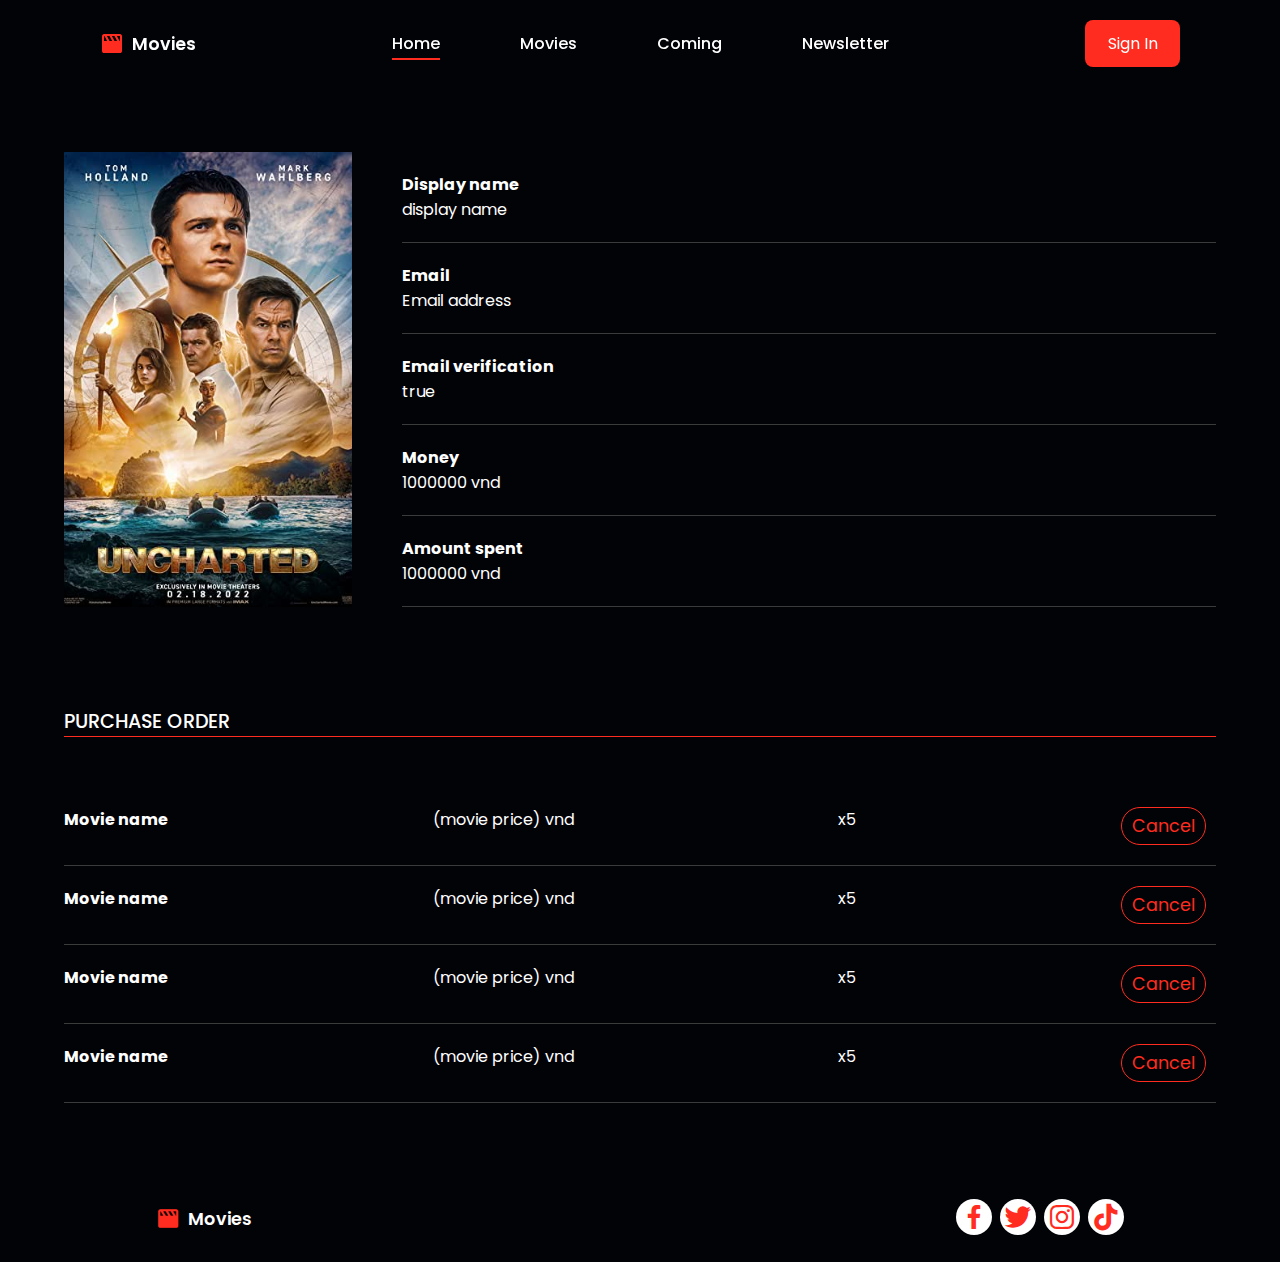
<file: account.html>
<!DOCTYPE html>
<html lang="en">
<head>
    <meta charset="UTF-8">
    <meta http-equiv="X-UA-Compatible" content="IE=edge">
    <meta name="viewport" content="width=device-width, initial-scale=1.0">
    <title>movie project responesive</title>
    <!-- link icons -->
    <link rel="stylesheet"
    href="https://cdn.jsdelivr.net/npm/boxicons@latest/css/boxicons.min.css">
    <!-- link css -->
    <link rel="stylesheet" href="account.css">
    <!-- Link Swiper's CSS -->
    <link
      rel="stylesheet"
      href="https://unpkg.com/swiper/swiper-bundle.min.css"
    />
</head>
<body>
    <!-- navbar -->
    <header>
        <a href="#" class="logo">
            <i class='bx bxs-movie'></i> Movies
        </a>
        <div class="bx bx-menu" id="menu-icon"></div>

        <!-- menu -->
        <ul class="navbar">
            <li><a href="#home" class="active">Home</a></li>
            <li><a href="#movies">Movies</a></li>
            <li><a href="#coming">Coming</a></li>
            <li><a href="#newsletter">Newsletter</a></li>
        </ul>
        <a href="#" class="btn">Sign In</a>
    </header>

    <section class="account account_container" id="account">
        <div class="account_info">
            <img src="./img/movie1.jpg" alt="" class="account_info_img">
            <div class="account_info_details">
                <div>
                    <h4>Display name</h4>
                    <p>display name</p>
                </div>
                <div>
                    <h4>Email</h4>
                    <p>Email address</p>
                </div>
                <div>
                    <h4>Email verification</h4>
                    <p>true</p>
                </div>
                <div>
                    <h4>Money</h4>
                    <p>1000000 vnd</p>
                </div>
                <div>
                    <h4>Amount spent</h4>
                    <p>1000000 vnd</p>
                </div>
            </div>
        </div>

        <div class="account_purchase_order">
            <h2 class="heading">Purchase order</h2>
            <div class="account_purchase_order_details">
                <div>
                    <h4>Movie name</h4>
                    <p>(movie price) vnd</p>
                    <p>x5</p>
                    <button href="#">Cancel</button>
                </div>
                <div>
                    <h4>Movie name</h4>
                    <p>(movie price) vnd</p>
                    <p>x5</p>
                    <button href="#">Cancel</button>
                </div>
                <div>
                    <h4>Movie name</h4>
                    <p>(movie price) vnd</p>
                    <p>x5</p>
                    <button href="#">Cancel</button>
                </div>
                <div>
                    <h4>Movie name</h4>
                    <p>(movie price) vnd</p>
                    <p>x5</p>
                    <button href="#">Cancel</button>
                </div>
            </div>
        </div>
    </section>

    <!-- footer -->
    <section class="footer">
        <a href="#" class="logo">
            <i class='bx bxs-movie'></i> Movies
        </button>
        <div class="social">
            <a href="#"><i class='bx bxl-facebook'></i></button>
            <a href="#"><i class='bx bxl-twitter'></i></a>
            <a href="#"><i class='bx bxl-instagram'></i></a>
            <a href="#"><i class='bx bxl-tiktok'></i></a>
        </div>
    </section>

    <!-- Swiper JS -->
    <script src="https://unpkg.com/swiper/swiper-bundle.min.js"></script>
    <!-- link to custom js -->
    <script src="./main.js"></script>
</body>
</html>
</file>
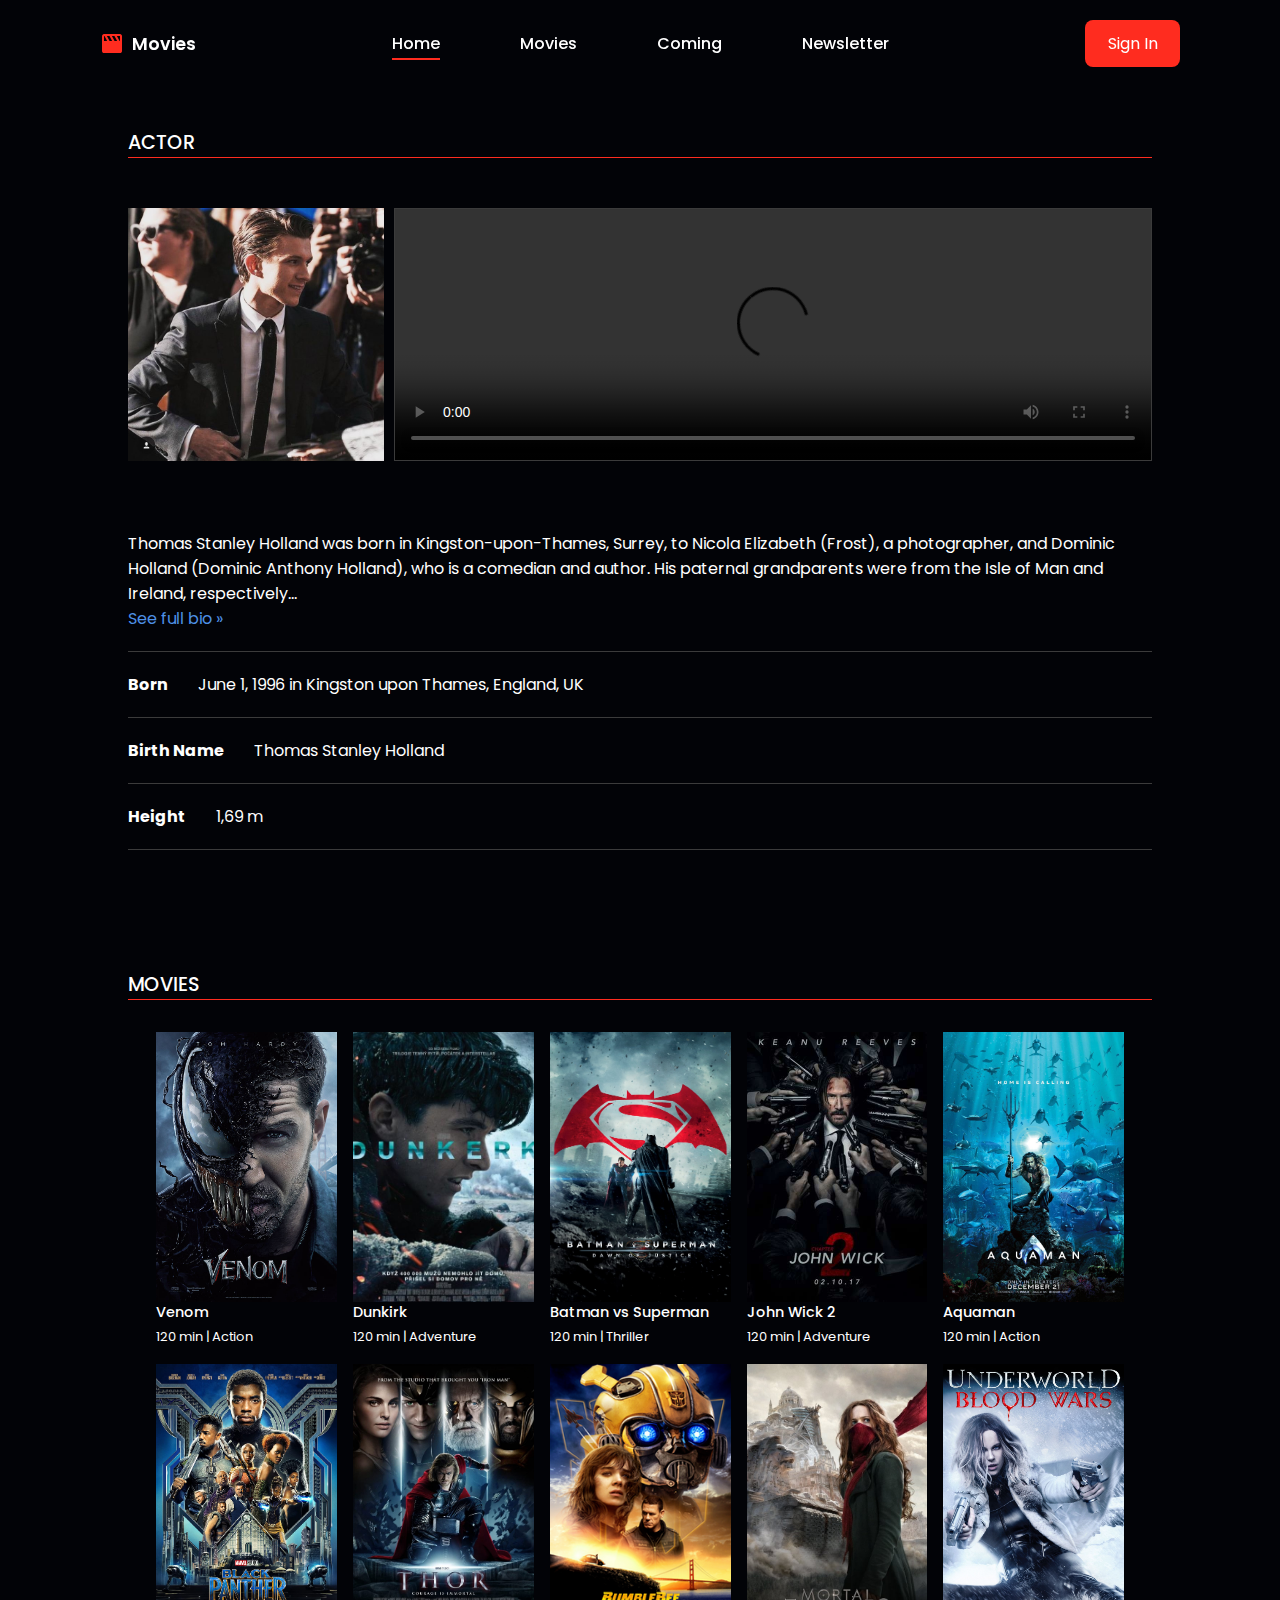
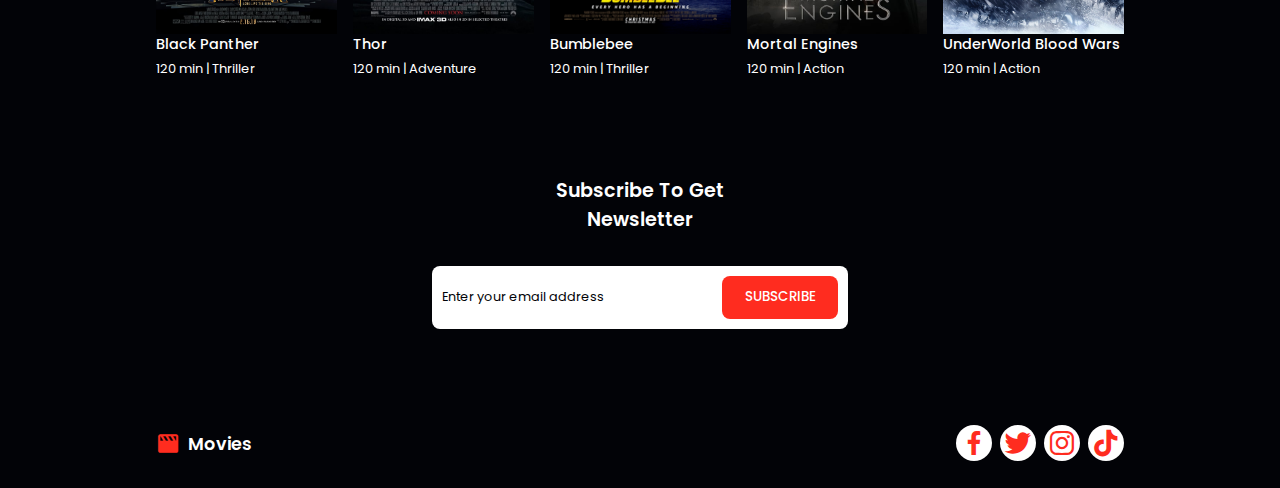
<file: actor.html>
<!DOCTYPE html>
<html lang="en">
<head>
    <meta charset="UTF-8">
    <meta http-equiv="X-UA-Compatible" content="IE=edge">
    <meta name="viewport" content="width=device-width, initial-scale=1.0">
    <title>movie project responesive</title>
    <!-- link icons -->
    <link rel="stylesheet"
    href="https://cdn.jsdelivr.net/npm/boxicons@latest/css/boxicons.min.css">
    <!-- link css -->
    <link rel="stylesheet" href="actor.css">
    <!-- Link Swiper's CSS -->
    <link
      rel="stylesheet"
      href="https://unpkg.com/swiper/swiper-bundle.min.css"
    />
</head>
<body>
    <!-- navbar -->
    <header>
        <a href="#" class="logo">
            <i class='bx bxs-movie'></i> Movies
        </a>
        <div class="bx bx-menu" id="menu-icon"></div>

        <!-- menu -->
        <ul class="navbar">
            <li><a href="#home" class="active">Home</a></li>
            <li><a href="#movies">Movies</a></li>
            <li><a href="#coming">Coming</a></li>
            <li><a href="#newsletter">Newsletter</a></li>
        </ul>
        <a href="#" class="btn">Sign In</a>
    </header>

    <!-- actor -->
    <section class="actor actor_container">
        <h2 class="actor_name">Actor</h2> 
        <div class="actor_details">
            <img src="./img/Tom_Holland.jpg" alt="" class="actor_details_img">
            <div class="actor_details_video">
                <video
                    src="https://imdb-video.media-imdb.com/vi2742403865/1434659607842-pgv4ql-1644957448453.mp4?Expires=1647101715&Signature=gxzZbSxLh~7A~[base64]~k7lVcCfJYVAfCsIh7QKC2PAaJ3XEwK9iy4AVAjmMu7BB4s2T4Gz6-tA4i~90Rid68q8xFlBcYq8Y4XMvh7oVX8unNC3zhRwtD2mw9IRzDSooJUKg__&Key-Pair-Id=APKAIFLZBVQZ24NQH3KA"
                    controls
                ></video>
            </div>
        </div>

        <div class="actor_info">
            <div class="actor_info_description">
                <p>Thomas Stanley Holland was born in Kingston-upon-Thames, Surrey, to Nicola Elizabeth (Frost), a photographer, and
                    Dominic Holland (Dominic Anthony Holland), who is a comedian and author. His paternal grandparents were from the
                    Isle of Man and Ireland, respectively...</p>
                <a href="https://www.imdb.com/name/nm4043618/bio?ref_=nm_ov_bio_sm">See full bio »</a>
            </div>
            <div>
                <h4>Born</h4>
                <p>June 1, 1996 in Kingston upon Thames, England, UK</p>
            </div>
            <div>
                <h4>Birth Name	</h4>
                <p>Thomas Stanley Holland</p>
            </div>
            <div>
                <h4>Height</h4>
                <p>1,69 m</p>
            </div>
        </div>
    </section>

    <!-- movies -->
    <section class="movies" id="movies">
        <h2 class="heading">Movies</h2> 
        <!-- movies container -->
        <div class="movies-container">
            <!-- box 1 -->
            <div class="box">
                <div class="box-img">
                    <img src="./img/m1.jpg" alt="m1">
                </div>
                <h3>Venom</h3>
                <span>120 min | Action</span>
            </div>
            <!-- box 2 -->
            <div class="box">
                <div class="box-img">
                    <img src="./img/m2.jpg" alt="m2">
                </div>
                <h3>Dunkirk</h3>
                <span>120 min | Adventure</span>
            </div>
            <!-- box 3 -->
            <div class="box">
                <div class="box-img">
                    <img src="./img/m3.jpg" alt="m3">
                </div>
                <h3>Batman vs Superman</h3>
                <span>120 min | Thriller</span>
            </div>
            <!-- box 4 -->
            <div class="box">
                <div class="box-img">
                    <img src="./img/m4.jpg" alt="m4">
                </div>
                <h3>John Wick 2</h3>
                <span>120 min | Adventure</span>
            </div>
            <!-- box 5 -->
            <div class="box">
                <div class="box-img">
                    <img src="./img/m5.jpg" alt="m5">
                </div>
                <h3>Aquaman</h3>
                <span>120 min | Action</span>
            </div>
            <!-- box 6 -->
            <div class="box">
                <div class="box-img">
                    <img src="./img/m6.jpg" alt="m6">
                </div>
                <h3>Black Panther</h3>
                <span>120 min | Thriller</span>
            </div>
            <!-- box 7 -->
            <div class="box">
                <div class="box-img">
                    <img src="./img/m7.jpg" alt="m7">
                </div>
                <h3>Thor</h3>
                <span>120 min | Adventure</span>
            </div>
            <!-- box 8 -->
            <div class="box">
                <div class="box-img">
                    <img src="./img/m8.png" alt="m8">
                </div>
                <h3>Bumblebee</h3>
                <span>120 min | Thriller</span>
            </div>
            <!-- box 9 -->
            <div class="box">
                <div class="box-img">
                    <img src="./img/m9.jpg" alt="m9">
                </div>
                <h3>Mortal Engines</h3>
                <span>120 min | Action</span>
            </div>
            <!-- box 10 -->
            <div class="box">
                <div class="box-img">
                    <img src="./img/m10.jpg" alt="m10">
                </div>
                <h3>UnderWorld Blood Wars</h3>
                <span>120 min | Action</span>
            </div>
        </div>
    </section>

    <!-- newsletter -->
    <section class="newsletter" id="newsletter">
        <h2>Subscribe To Get <br>Newsletter</h2>
        <form action="">
            <input type="email" class="email" placeholder="Enter your email address" required>
            <input type="submit" value="Subscribe" class="btn">
        </form>
    </section>

    <!-- footer -->
    <section class="footer">
        <a href="#" class="logo">
            <i class='bx bxs-movie'></i> Movies
        </a>
        <div class="social">
            <a href="#"><i class='bx bxl-facebook'></i></a>
            <a href="#"><i class='bx bxl-twitter'></i></a>
            <a href="#"><i class='bx bxl-instagram'></i></a>
            <a href="#"><i class='bx bxl-tiktok'></i></a>
        </div>
    </section>

    <!-- Swiper JS -->
    <script src="https://unpkg.com/swiper/swiper-bundle.min.js"></script>
    <!-- link to custom js -->
    <script src="./main.js"></script>
</body>
</html>
</file>
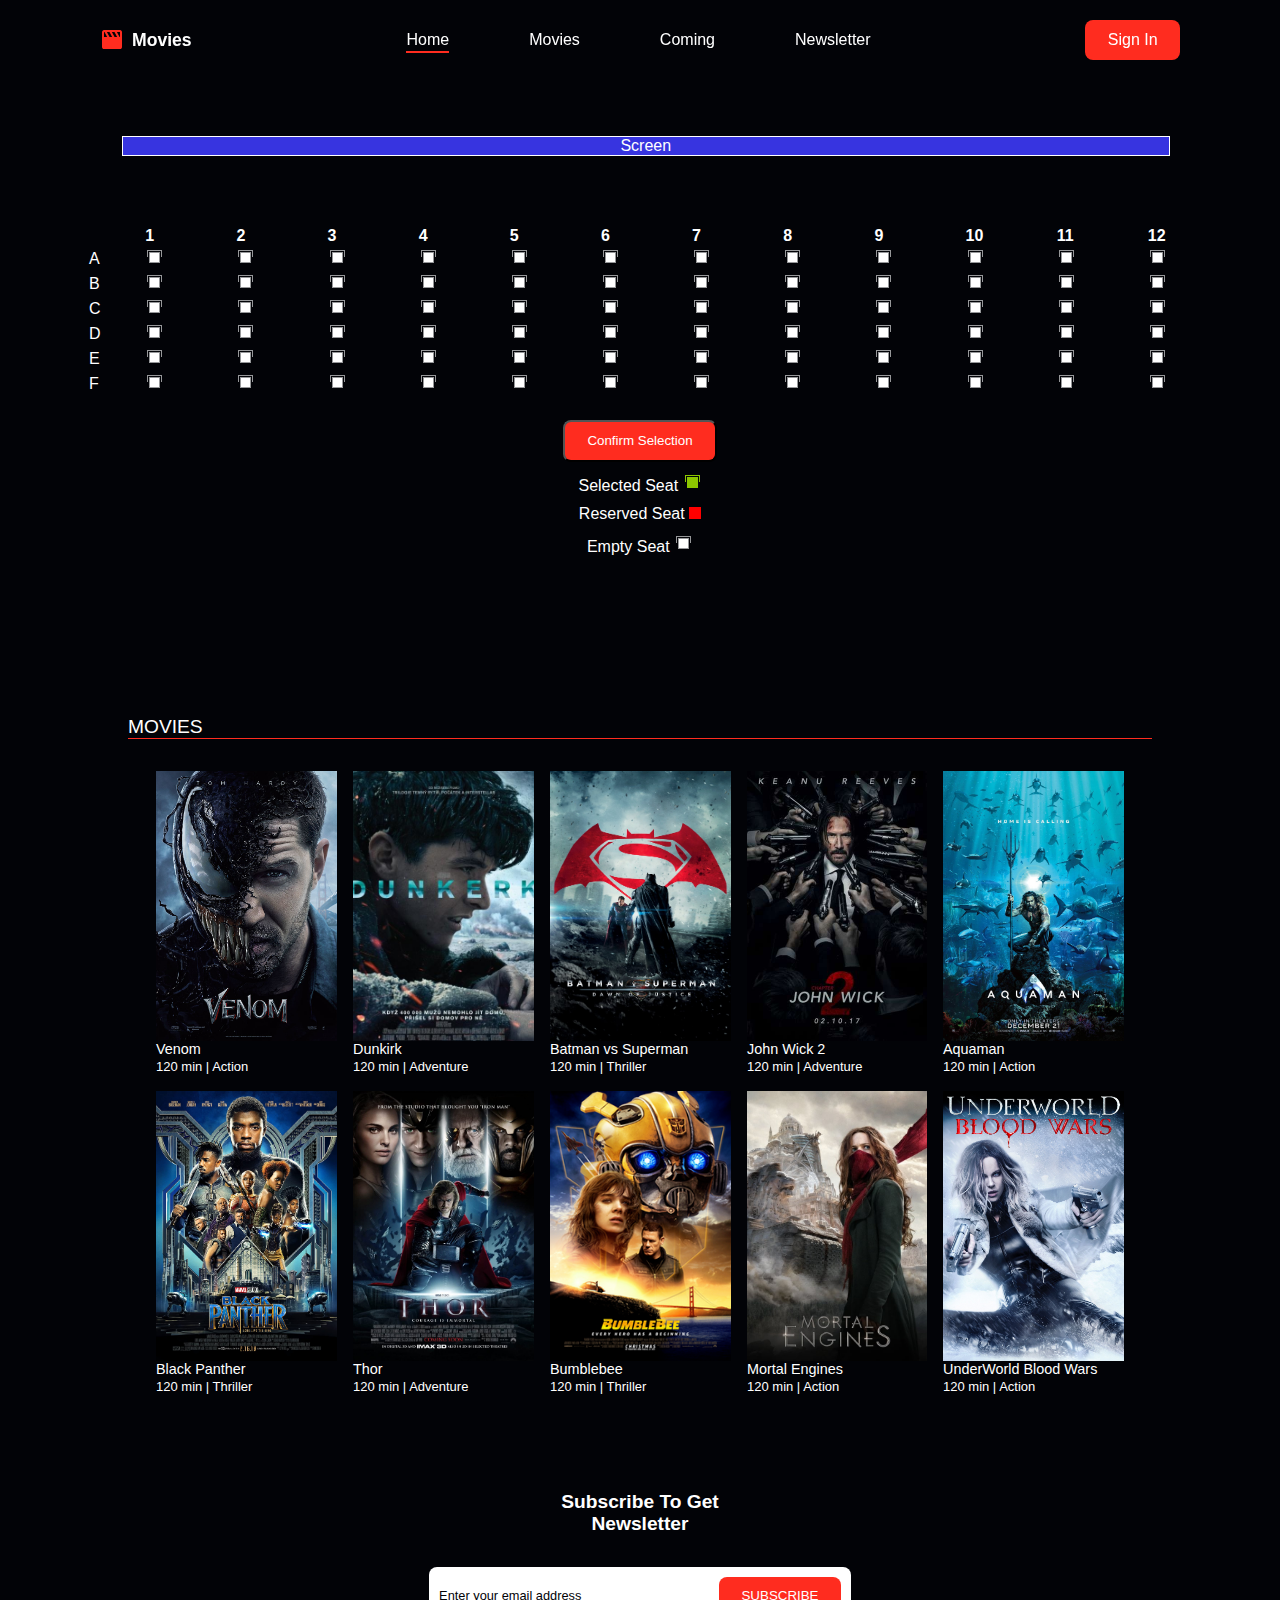
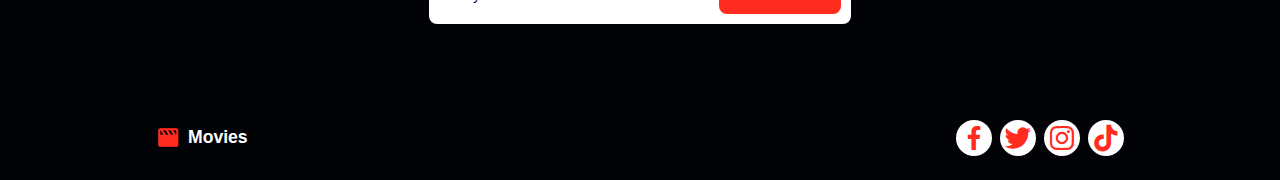
<file: booking.html>
<!DOCTYPE html>
<html lang="en">

<head>
    <meta charset="UTF-8">
    <meta http-equiv="X-UA-Compatible" content="IE=edge">
    <meta name="viewport" content="width=device-width, initial-scale=1.0">
    <title>movie project responesive</title>
    <!-- link icons -->
    <link rel="stylesheet" href="https://cdn.jsdelivr.net/npm/boxicons@latest/css/boxicons.min.css">
    <!-- link css -->
    <link rel="stylesheet" href="booking.css">
    <!-- Link Swiper's CSS -->
    <link rel="stylesheet" href="https://unpkg.com/swiper/swiper-bundle.min.css" />
</head>

<body>
    <!-- navbar -->
    <header>
        <a href="#" class="logo">
            <i class='bx bxs-movie'></i> Movies
        </a>
        <div class="bx bx-menu" id="menu-icon"></div>
    
        <!-- menu -->
        <ul class="navbar">
            <li><a href="#home" class="active">Home</a></li>
            <li><a href="#movies">Movies</a></li>
            <li><a href="#coming">Coming</a></li>
            <li><a href="#newsletter">Newsletter</a></li>
        </ul>
        <a href="#" class="btn">Sign In</a>
    </header>


    <section class="ticket-booking">
        <div class="ui">
            <div id="screen">Screen</div>
            <table class="table" id="seats-screen">
                <thead id="screen-head">
                    <th></th>
                    <th>1</th>
                    <th>2</th>
                    <th>3</th>
                    <th>4</th>
                    <th>5</th>
                    <th>6</th>
                    <th>7</th>
                    <th>8</th>
                    <th>9</th>
                    <th>10</th>
                    <th>11</th>
                    <th>12</th>
            
                </thead>
                <tr id="table-screen-row">
                    <td>A</td>
            
            
                    <td><img src="img/resources/empty-seat.png" class="empty-seat" id="1"></td>
            
            
                    <td><img src="img/resources/empty-seat.png" class="empty-seat" id="2"></td>
            
            
                    <td><img src="img/resources/empty-seat.png" class="empty-seat" id="3"></td>
            
            
                    <td><img src="img/resources/empty-seat.png" class="empty-seat" id="4"></td>
            
            
                    <td><img src="img/resources/empty-seat.png" class="empty-seat" id="5"></td>
            
            
                    <td><img src="img/resources/empty-seat.png" class="empty-seat" id="6"></td>
            
            
                    <td><img src="img/resources/empty-seat.png" class="empty-seat" id="7"></td>
            
            
                    <td><img src="img/resources/empty-seat.png" class="empty-seat" id="8"></td>
            
            
                    <td><img src="img/resources/empty-seat.png" class="empty-seat" id="9"></td>
            
            
                    <td><img src="img/resources/empty-seat.png" class="empty-seat" id="10"></td>
            
            
                    <td><img src="img/resources/empty-seat.png" class="empty-seat" id="11"></td>
            
            
                    <td><img src="img/resources/empty-seat.png" class="empty-seat" id="12"></td>
            
                </tr>
                <tr id="table-screen-row">
                    <td>B</td>
            
            
                    <td><img src="img/resources/empty-seat.png" class="empty-seat" id="13"></td>
            
            
                    <td><img src="img/resources/empty-seat.png" class="empty-seat" id="14"></td>
            
            
                    <td><img src="img/resources/empty-seat.png" class="empty-seat" id="15"></td>
            
            
                    <td><img src="img/resources/empty-seat.png" class="empty-seat" id="16"></td>
            
            
                    <td><img src="img/resources/empty-seat.png" class="empty-seat" id="17"></td>
            
            
                    <td><img src="img/resources/empty-seat.png" class="empty-seat" id="18"></td>
            
            
                    <td><img src="img/resources/empty-seat.png" class="empty-seat" id="19"></td>
            
            
                    <td><img src="img/resources/empty-seat.png" class="empty-seat" id="20"></td>
            
            
                    <td><img src="img/resources/empty-seat.png" class="empty-seat" id="21"></td>
            
            
                    <td><img src="img/resources/empty-seat.png" class="empty-seat" id="22"></td>
            
            
                    <td><img src="img/resources/empty-seat.png" class="empty-seat" id="23"></td>
            
            
                    <td><img src="img/resources/empty-seat.png" class="empty-seat" id="24"></td>
            
                </tr>
                <tr id="table-screen-row">
                    <td>C</td>
            
            
                    <td><img src="img/resources/empty-seat.png" class="empty-seat" id="25"></td>
            
            
                    <td><img src="img/resources/empty-seat.png" class="empty-seat" id="26"></td>
            
            
                    <td><img src="img/resources/empty-seat.png" class="empty-seat" id="27"></td>
            
            
                    <td><img src="img/resources/empty-seat.png" class="empty-seat" id="28"></td>
            
            
                    <td><img src="img/resources/empty-seat.png" class="empty-seat" id="29"></td>
            
            
                    <td><img src="img/resources/empty-seat.png" class="empty-seat" id="30"></td>
            
            
                    <td><img src="img/resources/empty-seat.png" class="empty-seat" id="31"></td>
            
            
                    <td><img src="img/resources/empty-seat.png" class="empty-seat" id="32"></td>
            
            
                    <td><img src="img/resources/empty-seat.png" class="empty-seat" id="33"></td>
            
            
                    <td><img src="img/resources/empty-seat.png" class="empty-seat" id="34"></td>
            
            
                    <td><img src="img/resources/empty-seat.png" class="empty-seat" id="35"></td>
            
            
                    <td><img src="img/resources/empty-seat.png" class="empty-seat" id="36"></td>
            
                </tr>
                <tr id="table-screen-row">
                    <td>D</td>
            
            
                    <td><img src="img/resources/empty-seat.png" class="empty-seat" id="37"></td>
            
            
                    <td><img src="img/resources/empty-seat.png" class="empty-seat" id="38"></td>
            
            
                    <td><img src="img/resources/empty-seat.png" class="empty-seat" id="39"></td>
            
            
                    <td><img src="img/resources/empty-seat.png" class="empty-seat" id="40"></td>
            
            
                    <td><img src="img/resources/empty-seat.png" class="empty-seat" id="41"></td>
            
            
                    <td><img src="img/resources/empty-seat.png" class="empty-seat" id="42"></td>
            
            
                    <td><img src="img/resources/empty-seat.png" class="empty-seat" id="43"></td>
            
            
                    <td><img src="img/resources/empty-seat.png" class="empty-seat" id="44"></td>
            
            
                    <td><img src="img/resources/empty-seat.png" class="empty-seat" id="45"></td>
            
            
                    <td><img src="img/resources/empty-seat.png" class="empty-seat" id="46"></td>
            
            
                    <td><img src="img/resources/empty-seat.png" class="empty-seat" id="47"></td>
            
            
                    <td><img src="img/resources/empty-seat.png" class="empty-seat" id="48"></td>
            
                </tr>
                <tr id="table-screen-row">
                    <td>E</td>
            
            
                    <td><img src="img/resources/empty-seat.png" class="empty-seat" id="49"></td>
            
            
                    <td><img src="img/resources/empty-seat.png" class="empty-seat" id="50"></td>
            
            
                    <td><img src="img/resources/empty-seat.png" class="empty-seat" id="51"></td>
            
            
                    <td><img src="img/resources/empty-seat.png" class="empty-seat" id="52"></td>
            
            
                    <td><img src="img/resources/empty-seat.png" class="empty-seat" id="53"></td>
            
            
                    <td><img src="img/resources/empty-seat.png" class="empty-seat" id="54"></td>
            
            
                    <td><img src="img/resources/empty-seat.png" class="empty-seat" id="55"></td>
            
            
                    <td><img src="img/resources/empty-seat.png" class="empty-seat" id="56"></td>
            
            
                    <td><img src="img/resources/empty-seat.png" class="empty-seat" id="57"></td>
            
            
                    <td><img src="img/resources/empty-seat.png" class="empty-seat" id="58"></td>
            
            
                    <td><img src="img/resources/empty-seat.png" class="empty-seat" id="59"></td>
            
            
                    <td><img src="img/resources/empty-seat.png" class="empty-seat" id="60"></td>
            
                </tr>
                <tr id="table-screen-row">
                    <td>F</td>
            
            
                    <td><img src="img/resources/empty-seat.png" class="empty-seat" id="61"></td>
            
            
                    <td><img src="img/resources/empty-seat.png" class="empty-seat" id="62"></td>
            
            
                    <td><img src="img/resources/empty-seat.png" class="empty-seat" id="63"></td>
            
            
                    <td><img src="img/resources/empty-seat.png" class="empty-seat" id="64"></td>
            
            
                    <td><img src="img/resources/empty-seat.png" class="empty-seat" id="65"></td>
            
            
                    <td><img src="img/resources/empty-seat.png" class="empty-seat" id="66"></td>
            
            
                    <td><img src="img/resources/empty-seat.png" class="empty-seat" id="67"></td>
            
            
                    <td><img src="img/resources/empty-seat.png" class="empty-seat" id="68"></td>
            
            
                    <td><img src="img/resources/empty-seat.png" class="empty-seat" id="69"></td>
            
            
                    <td><img src="img/resources/empty-seat.png" class="empty-seat" id="70"></td>
            
            
                    <td><img src="img/resources/empty-seat.png" class="empty-seat" id="71"></td>
            
            
                    <td><img src="img/resources/empty-seat.png" class="empty-seat" id="72"></td>
            
                </tr>
            </table>
            <div class="screen-map">
                    <div class="text-center">
                        <button type="button" class="btn btn-primary btn-lg submitBtn" id="confirmSelection">Confirm Selection</button>
                    <div>
                        <label for="empty-seat-map">Selected Seat</label>
                        <img src="img/resources/booked-seat.png" class="booked-seat-map" id="booked-seat-map">
                    </div>
                    <div>
                        <label for="">Reserved Seat</label>
                        <img src="img/resources/reserved-seat.png" class="reserved-seat-map" id="reserved-seat-map">
                    </div>
                    <div>
                        <label for="">Empty Seat</label>
                        <img src="img/resources/empty-seat.png" class="empty-seat-map" id="empty-seat-map">
                    </div>
                </div>
            </div>
        </div>
        
    </section>
    

    <!-- movies -->
    <section class="movies" id="movies">
        <h2 class="heading">Movies</h2>
        <!-- movies container -->
        <div class="movies-container">
            <!-- box 1 -->
            <div class="box">
                <div class="box-img">
                    <img src="./img/m1.jpg" alt="m1">
                </div>
                <h3>Venom</h3>
                <span>120 min | Action</span>
            </div>
            <!-- box 2 -->
            <div class="box">
                <div class="box-img">
                    <img src="./img/m2.jpg" alt="m2">
                </div>
                <h3>Dunkirk</h3>
                <span>120 min | Adventure</span>
            </div>
            <!-- box 3 -->
            <div class="box">
                <div class="box-img">
                    <img src="./img/m3.jpg" alt="m3">
                </div>
                <h3>Batman vs Superman</h3>
                <span>120 min | Thriller</span>
            </div>
            <!-- box 4 -->
            <div class="box">
                <div class="box-img">
                    <img src="./img/m4.jpg" alt="m4">
                </div>
                <h3>John Wick 2</h3>
                <span>120 min | Adventure</span>
            </div>
            <!-- box 5 -->
            <div class="box">
                <div class="box-img">
                    <img src="./img/m5.jpg" alt="m5">
                </div>
                <h3>Aquaman</h3>
                <span>120 min | Action</span>
            </div>
            <!-- box 6 -->
            <div class="box">
                <div class="box-img">
                    <img src="./img/m6.jpg" alt="m6">
                </div>
                <h3>Black Panther</h3>
                <span>120 min | Thriller</span>
            </div>
            <!-- box 7 -->
            <div class="box">
                <div class="box-img">
                    <img src="./img/m7.jpg" alt="m7">
                </div>
                <h3>Thor</h3>
                <span>120 min | Adventure</span>
            </div>
            <!-- box 8 -->
            <div class="box">
                <div class="box-img">
                    <img src="./img/m8.png" alt="m8">
                </div>
                <h3>Bumblebee</h3>
                <span>120 min | Thriller</span>
            </div>
            <!-- box 9 -->
            <div class="box">
                <div class="box-img">
                    <img src="./img/m9.jpg" alt="m9">
                </div>
                <h3>Mortal Engines</h3>
                <span>120 min | Action</span>
            </div>
            <!-- box 10 -->
            <div class="box">
                <div class="box-img">
                    <img src="./img/m10.jpg" alt="m10">
                </div>
                <h3>UnderWorld Blood Wars</h3>
                <span>120 min | Action</span>
            </div>
        </div>
    </section>
    
    <!-- newsletter -->
    <section class="newsletter" id="newsletter">
        <h2>Subscribe To Get <br>Newsletter</h2>
        <form action="">
            <input type="email" class="email" placeholder="Enter your email address" required>
            <input type="submit" value="Subscribe" class="btn">
        </form>
    </section>
    
    <!-- footer -->
    <section class="footer">
        <a href="#" class="logo">
            <i class='bx bxs-movie'></i> Movies
        </a>
        <div class="social">
            <a href="#"><i class='bx bxl-facebook'></i></a>
            <a href="#"><i class='bx bxl-twitter'></i></a>
            <a href="#"><i class='bx bxl-instagram'></i></a>
            <a href="#"><i class='bx bxl-tiktok'></i></a>
        </div>
    </section>
    
    <!-- Swiper JS -->
    <script src="https://unpkg.com/swiper/swiper-bundle.min.js"></script>
    <!-- link to custom js -->
    <script src="./main.js"></script>
</body>
</html>
</file>
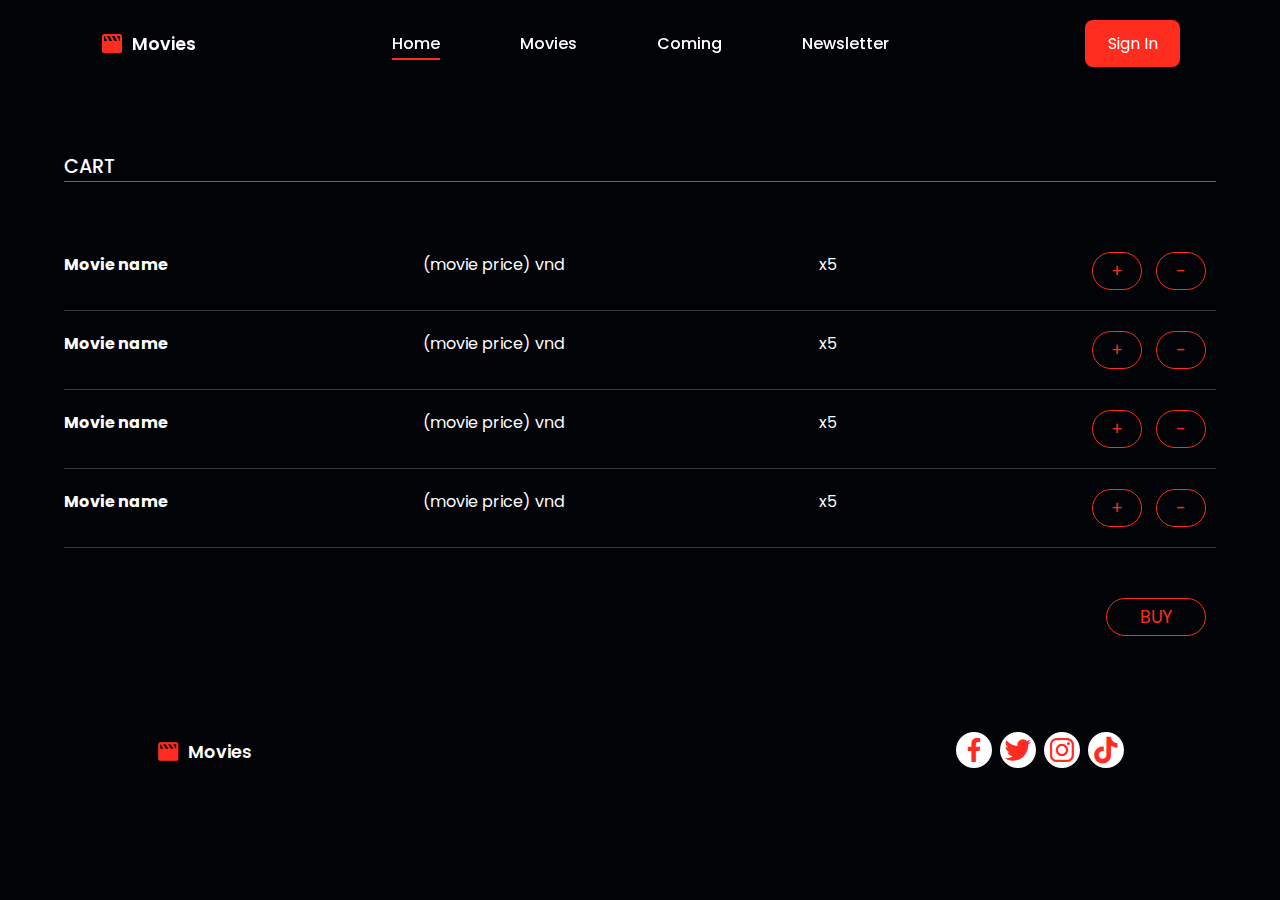
<file: cart.html>
<!DOCTYPE html>
<html lang="en">
<head>
    <meta charset="UTF-8">
    <meta http-equiv="X-UA-Compatible" content="IE=edge">
    <meta name="viewport" content="width=device-width, initial-scale=1.0">
    <title>movie project responesive</title>
    <!-- link icons -->
    <link rel="stylesheet"
    href="https://cdn.jsdelivr.net/npm/boxicons@latest/css/boxicons.min.css">
    <!-- link css -->
    <link rel="stylesheet" href="cart.css">
    <!-- Link Swiper's CSS -->
    <link
      rel="stylesheet"
      href="https://unpkg.com/swiper/swiper-bundle.min.css"
    />
</head>
<body>
    <!-- navbar -->
    <header>
        <a href="#" class="logo">
            <i class='bx bxs-movie'></i> Movies
        </a>
        <div class="bx bx-menu" id="menu-icon"></div>

        <!-- menu -->
        <ul class="navbar">
            <li><a href="#home" class="active">Home</a></li>
            <li><a href="#movies">Movies</a></li>
            <li><a href="#coming">Coming</a></li>
            <li><a href="#newsletter">Newsletter</a></li>
        </ul>
        <a href="#" class="btn">Sign In</a>
    </header>

    <section class="account account_container" id="account">
        <div class="account_cart">
            <h2 class="heading">Cart</h2>
            <div class="account_cart_details">
                <div>
                    <h4>Movie name</h4>
                    <p>(movie price) vnd</p>
                    <p>x5</p>
                    <span>
                        <button href="#">+</button>
                        <button href="#">-</button>
                    </span>
                </div>
                <div>
                    <h4>Movie name</h4>
                    <p>(movie price) vnd</p>
                    <p>x5</p>
                    <span>
                        <button href="#">+</button>
                        <button href="#">-</button>
                    </span>
                </div>
                <div>
                    <h4>Movie name</h4>
                    <p>(movie price) vnd</p>
                    <p>x5</p>
                    <span>
                        <button href="#">+</button>
                        <button href="#">-</button>
                    </span>
                </div>
                <div>
                    <h4>Movie name</h4>
                    <p>(movie price) vnd</p>
                    <p>x5</p>
                    <span>
                        <button href="#">+</button>
                        <button href="#">-</button>
                    </span>
                </div>
            </div>
            <span class="account_cart_confirm">
                <button>BUY</button>
            </span>
        </div>
    </section>

    <!-- footer -->
    <section class="footer">
        <a href="#" class="logo">
            <i class='bx bxs-movie'></i> Movies
        </button>
        <div class="social">
            <a href="#"><i class='bx bxl-facebook'></i></button>
            <a href="#"><i class='bx bxl-twitter'></i></a>
            <a href="#"><i class='bx bxl-instagram'></i></a>
            <a href="#"><i class='bx bxl-tiktok'></i></a>
        </div>
    </section>

    <!-- Swiper JS -->
    <script src="https://unpkg.com/swiper/swiper-bundle.min.js"></script>
    <!-- link to custom js -->
    <script src="./main.js"></script>
</body>
</html>
</file>
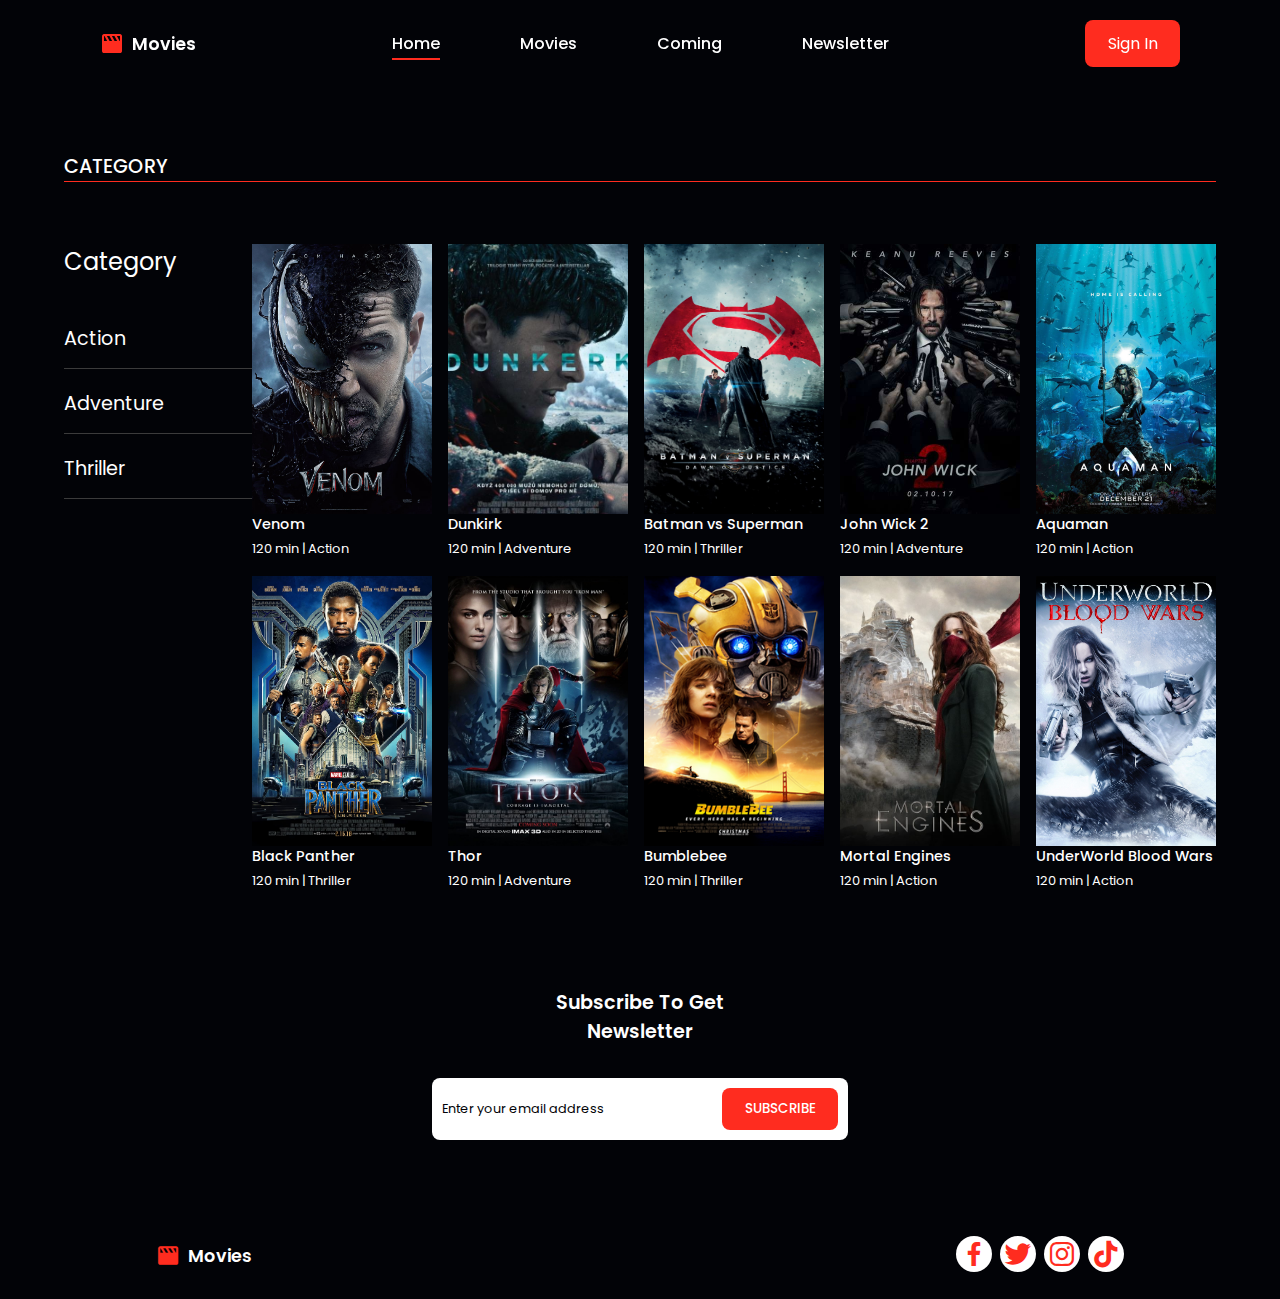
<file: category.html>
<!DOCTYPE html>
<html lang="en">
<head>
    <meta charset="UTF-8">
    <meta http-equiv="X-UA-Compatible" content="IE=edge">
    <meta name="viewport" content="width=device-width, initial-scale=1.0">
    <title>movie project responesive</title>
    <!-- link icons -->
    <link rel="stylesheet"
    href="https://cdn.jsdelivr.net/npm/boxicons@latest/css/boxicons.min.css">
    <!-- link css -->
    <link rel="stylesheet" href="category.css">
    <!-- Link Swiper's CSS -->
    <link
      rel="stylesheet"
      href="https://unpkg.com/swiper/swiper-bundle.min.css"
    />
</head>
<body>
    <!-- navbar -->
    <header>
        <a href="#" class="logo">
            <i class='bx bxs-movie'></i> Movies
        </a>
        <div class="bx bx-menu" id="menu-icon"></div>

        <!-- menu -->
        <ul class="navbar">
            <li><a href="#home" class="active">Home</a></li>
            <li><a href="#movies">Movies</a></li>
            <li><a href="#coming">Coming</a></li>
            <li><a href="#newsletter">Newsletter</a></li>
        </ul>
        <a href="#" class="btn">Sign In</a>
    </header>
    <!-- movies -->
    <section class="movies_category" id="movies">
        <h2 class="heading">Category</h2>
        <div class="movies_category_main">
            <div class="movies_category_menu">
                <h2>Category</h2>
                <ul>
                    <li><a href="#">Action</a></li>
                    <li><a href="#">Adventure</a></li>
                    <li><a href="#">Thriller</a></li>
                </ul>
            </div>
            <!-- movies container -->
            <div class="movies-container">
                <!-- box 1 -->
                <div class="box">
                    <div class="box-img">
                        <img src="./img/m1.jpg" alt="m1">
                    </div>
                    <h3>Venom</h3>
                    <span>120 min | Action</span>
                </div>
                <!-- box 2 -->
                <div class="box">
                    <div class="box-img">
                        <img src="./img/m2.jpg" alt="m2">
                    </div>
                    <h3>Dunkirk</h3>
                    <span>120 min | Adventure</span>
                </div>
                <!-- box 3 -->
                <div class="box">
                    <div class="box-img">
                        <img src="./img/m3.jpg" alt="m3">
                    </div>
                    <h3>Batman vs Superman</h3>
                    <span>120 min | Thriller</span>
                </div>
                <!-- box 4 -->
                <div class="box">
                    <div class="box-img">
                        <img src="./img/m4.jpg" alt="m4">
                    </div>
                    <h3>John Wick 2</h3>
                    <span>120 min | Adventure</span>
                </div>
                <!-- box 5 -->
                <div class="box">
                    <div class="box-img">
                        <img src="./img/m5.jpg" alt="m5">
                    </div>
                    <h3>Aquaman</h3>
                    <span>120 min | Action</span>
                </div>
                <!-- box 6 -->
                <div class="box">
                    <div class="box-img">
                        <img src="./img/m6.jpg" alt="m6">
                    </div>
                    <h3>Black Panther</h3>
                    <span>120 min | Thriller</span>
                </div>
                <!-- box 7 -->
                <div class="box">
                    <div class="box-img">
                        <img src="./img/m7.jpg" alt="m7">
                    </div>
                    <h3>Thor</h3>
                    <span>120 min | Adventure</span>
                </div>
                <!-- box 8 -->
                <div class="box">
                    <div class="box-img">
                        <img src="./img/m8.png" alt="m8">
                    </div>
                    <h3>Bumblebee</h3>
                    <span>120 min | Thriller</span>
                </div>
                <!-- box 9 -->
                <div class="box">
                    <div class="box-img">
                        <img src="./img/m9.jpg" alt="m9">
                    </div>
                    <h3>Mortal Engines</h3>
                    <span>120 min | Action</span>
                </div>
                <!-- box 10 -->
                <div class="box">
                    <div class="box-img">
                        <img src="./img/m10.jpg" alt="m10">
                    </div>
                    <h3>UnderWorld Blood Wars</h3>
                    <span>120 min | Action</span>
                </div>
            </div>
        </div>
    </section>

    <!-- newsletter -->
    <section class="newsletter" id="newsletter">
        <h2>Subscribe To Get <br>Newsletter</h2>
        <form action="">
            <input type="email" class="email" placeholder="Enter your email address" required>
            <input type="submit" value="Subscribe" class="btn">
        </form>
    </section>

    <!-- footer -->
    <section class="footer">
        <a href="#" class="logo">
            <i class='bx bxs-movie'></i> Movies
        </a>
        <div class="social">
            <a href="#"><i class='bx bxl-facebook'></i></a>
            <a href="#"><i class='bx bxl-twitter'></i></a>
            <a href="#"><i class='bx bxl-instagram'></i></a>
            <a href="#"><i class='bx bxl-tiktok'></i></a>
        </div>
    </section>

    <!-- Swiper JS -->
    <script src="https://unpkg.com/swiper/swiper-bundle.min.js"></script>
    <!-- link to custom js -->
    <script src="./main.js"></script>
</body>
</html>
</file>
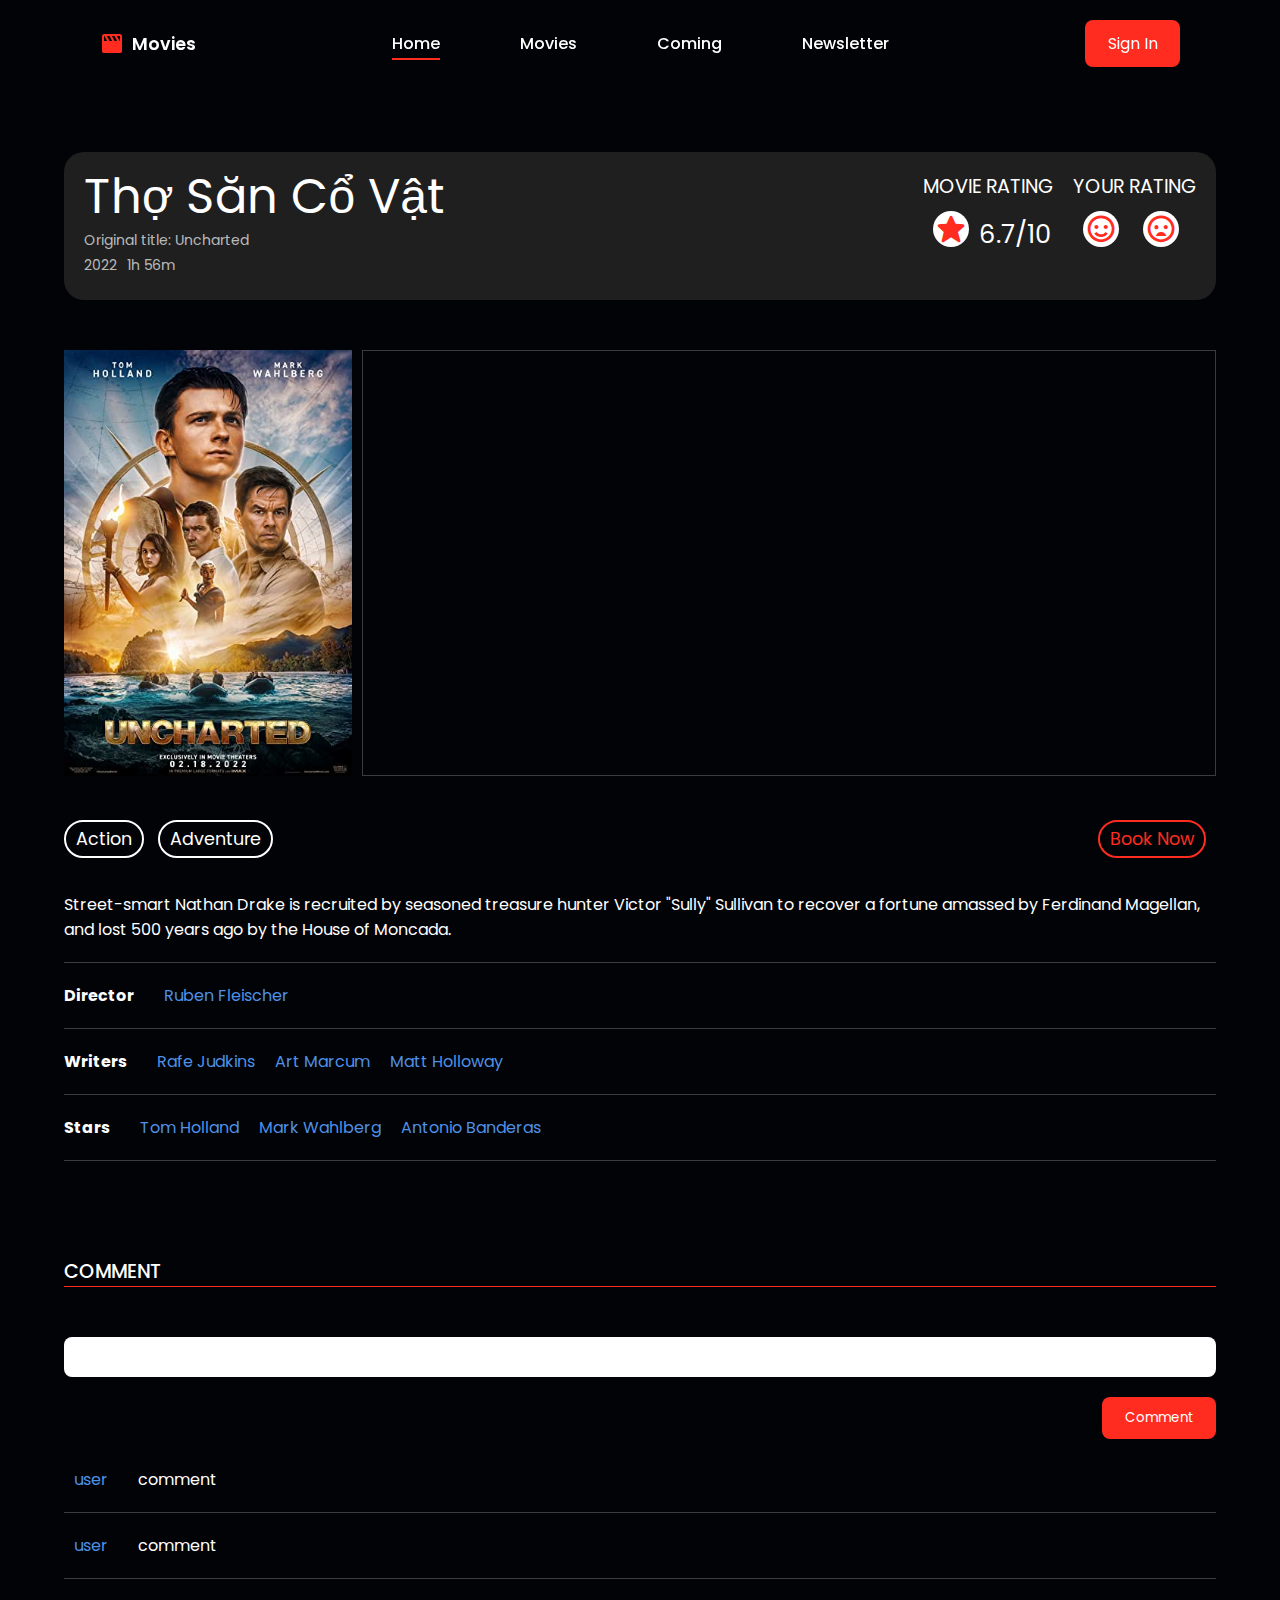
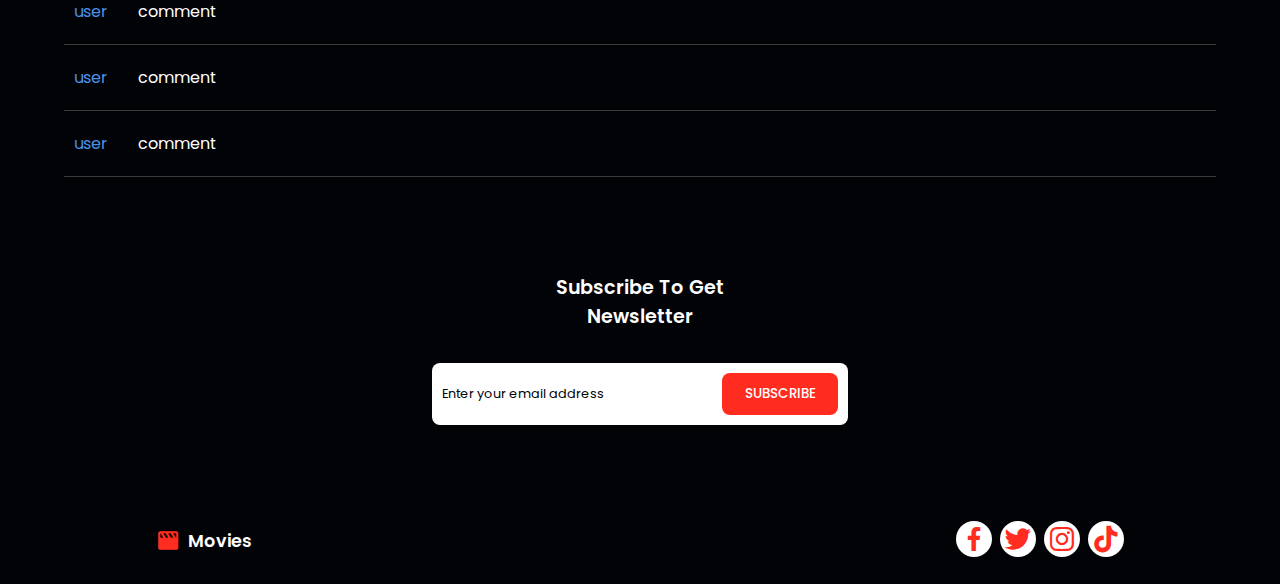
<file: movieDetail.html>
<!DOCTYPE html>
<html lang="en">
<head>
    <meta charset="UTF-8">
    <meta http-equiv="X-UA-Compatible" content="IE=edge">
    <meta name="viewport" content="width=device-width, initial-scale=1.0">
    <title>movie project responesive</title>
    <!-- link icons -->
    <link rel="stylesheet"
    href="https://cdn.jsdelivr.net/npm/boxicons@latest/css/boxicons.min.css">
    <!-- link css -->
    <link rel="stylesheet" href="movieDetail.css">
    <!-- Link Swiper's CSS -->
    <link
      rel="stylesheet"
      href="https://unpkg.com/swiper/swiper-bundle.min.css"
    />
</head>
<body>
    <!-- navbar -->
    <header>
        <a href="#" class="logo">
            <i class='bx bxs-movie'></i> Movies
        </a>
        <div class="bx bx-menu" id="menu-icon"></div>

        <!-- menu -->
        <ul class="navbar">
            <li><a href="#home" class="active">Home</a></li>
            <li><a href="#movies">Movies</a></li>
            <li><a href="#coming">Coming</a></li>
            <li><a href="#newsletter">Newsletter</a></li>
        </ul>
        <a href="#" class="btn">Sign In</a>
    </header>

    <!-- movie -->
    <section class="movie movie_container" id="movie">
        <div class="movie_info">
            <div class="movie_info_details">
                <h1>Thợ Săn Cổ Vật</h1>
                <p>Original title: Uncharted</p>
                <div class="movie_info_details_time">
                    <a href="#" class="movie_info_details_time_year_release">2022</a>
                    <p>1h 56m</p>
                </div>
            </div>
            <div class="movie_info_rating">
                <div class="movie_info_rating_movie_rating">
                    <h3>MOVIE RATING</h3>
                    <p><i class='bx bxs-star'></i>6.7/10</p>
                </div>
                <div class="movie_info_rating_your_rating">
                    <h3>YOUR RATING</h3>
                    <div class="movie_info_rating_your_rating_icons">
                        <i class='bx bx-smile' ></i>
                        <i class='bx bx-sad' ></i>
                    </div>
                </div>
            </div>
        </div>

        <div class="movie_trailer">
            <img src="./img/movie1.jpg" alt="" class="movie_trailer_img">
            <div class="movie_trailer_video">
                <!-- <video
                    src="https://imdb-video.media-imdb.com/vi420201241/1434659607842-pgv4ql-1644274969357.mp4?Expires=1647087473&Signature=sHNiyBkuJabHX7tFopJQP7Ux-iFmgIUe-TCwlij5CMuT2kZu6bdKO-r1v6agQUf0u6TMHZYUUetwRhXrDV8mGQhzCtsItmE-6AFA5d-O2Z8gXPyKqiqs4irgRAnUme6FzBwph7F-F26BkBsg1OBOLSIVfXve3nu4Np5SpqwiPHu7ARNpr-8C7UYj7Y~vB7wnldKVs8VZG7zT3ag-b2GH~GMCCstKyMCiyWJv5-UR9QEWgEbXMQFK~3p4JYK1103FFSwX9UAQ84-5vtJIXI3OKKNUyyg8Ig8Y5YyD4LUr1913-pMifgiN2w~iH-c81L7EHfuj9UY9NI2tXe0P9z2M4w__&Key-Pair-Id=APKAIFLZBVQZ24NQH3KA"
                    controls
                ></video> -->
                <iframe width="1268" height="713" src="https://www.youtube.com/embed/eHp3MbsCbMg" title="YouTube video player"
                    frameborder="0" allow="accelerometer; autoplay; clipboard-write; encrypted-media; gyroscope; picture-in-picture"
                    allowfullscreen></iframe>
            </div>
        </div>

        <div class="movie_extensions">
            <div class="movie_extensions_category">
                <a href="#">Action</a>
                <a href="#">Adventure</a>
            </div>
            <div class="movie_extensions_book">
                <a href="booking.html">Book Now</a>
            </div>
        </div>    

        <div class="movie_rating_extra">
            <p><i class='bx bxs-star'></i>6.7/10</p>
            <p>
                <i class='bx bx-smile' ></i>
                <i class='bx bx-sad' ></i>
                Rate
            </p>
        </div>

        <div class="movie_details">
            <div>Street-smart Nathan Drake is recruited by seasoned treasure hunter Victor "Sully"
                Sullivan to recover a fortune amassed by Ferdinand Magellan, and lost 500 years ago by the House of Moncada.</div>
            <div>
                <h4>Director</h4>
                <a href="#">Ruben Fleischer</a>
            </div>
            <div>
                <h4>Writers</h4>
                <a href="#">Rafe Judkins</a>
                <a href="#">Art Marcum</a>
                <a href="#">Matt Holloway</a>
            </div>
            <div>
                <h4>Stars</h4>
                <a href="#">Tom Holland</a>
                <a href="#">Mark Wahlberg</a>
                <a href="#">Antonio Banderas</a>
            </div>
        </div>
    </section>

    <section class="comment_container">
        <h2 class="heading">Comment</h2>
        <div class="comment_input">
            <input type="text">
            <button class="btn">Comment</button>
        </div>
        <div>
            <a href="#">user</a>
            <p>comment</p>
        </div>
        <div>
            <a href="#">user</a>
            <p>comment</p>
        </div>
        <div>
            <a href="#">user</a>
            <p>comment</p>
        </div>
        <div>
            <a href="#">user</a>
            <p>comment</p>
        </div>
        <div>
            <a href="#">user</a>
            <p>comment</p>
        </div>
    </section>

    <!-- newsletter -->
    <section class="newsletter" id="newsletter">
        <h2>Subscribe To Get <br>Newsletter</h2>
        <form action="">
            <input type="email" class="email" placeholder="Enter your email address" required>
            <input type="submit" value="Subscribe" class="btn">
        </form>
    </section>

    <!-- footer -->
    <section class="footer">
        <a href="#" class="logo">
            <i class='bx bxs-movie'></i> Movies
        </a>
        <div class="social">
            <a href="#"><i class='bx bxl-facebook'></i></a>
            <a href="#"><i class='bx bxl-twitter'></i></a>
            <a href="#"><i class='bx bxl-instagram'></i></a>
            <a href="#"><i class='bx bxl-tiktok'></i></a>
        </div>
    </section>

    <!-- Swiper JS -->
    <script src="https://unpkg.com/swiper/swiper-bundle.min.js"></script>
    <!-- link to custom js -->
    <script src="./main.js"></script>
</body>
</html>
</file>
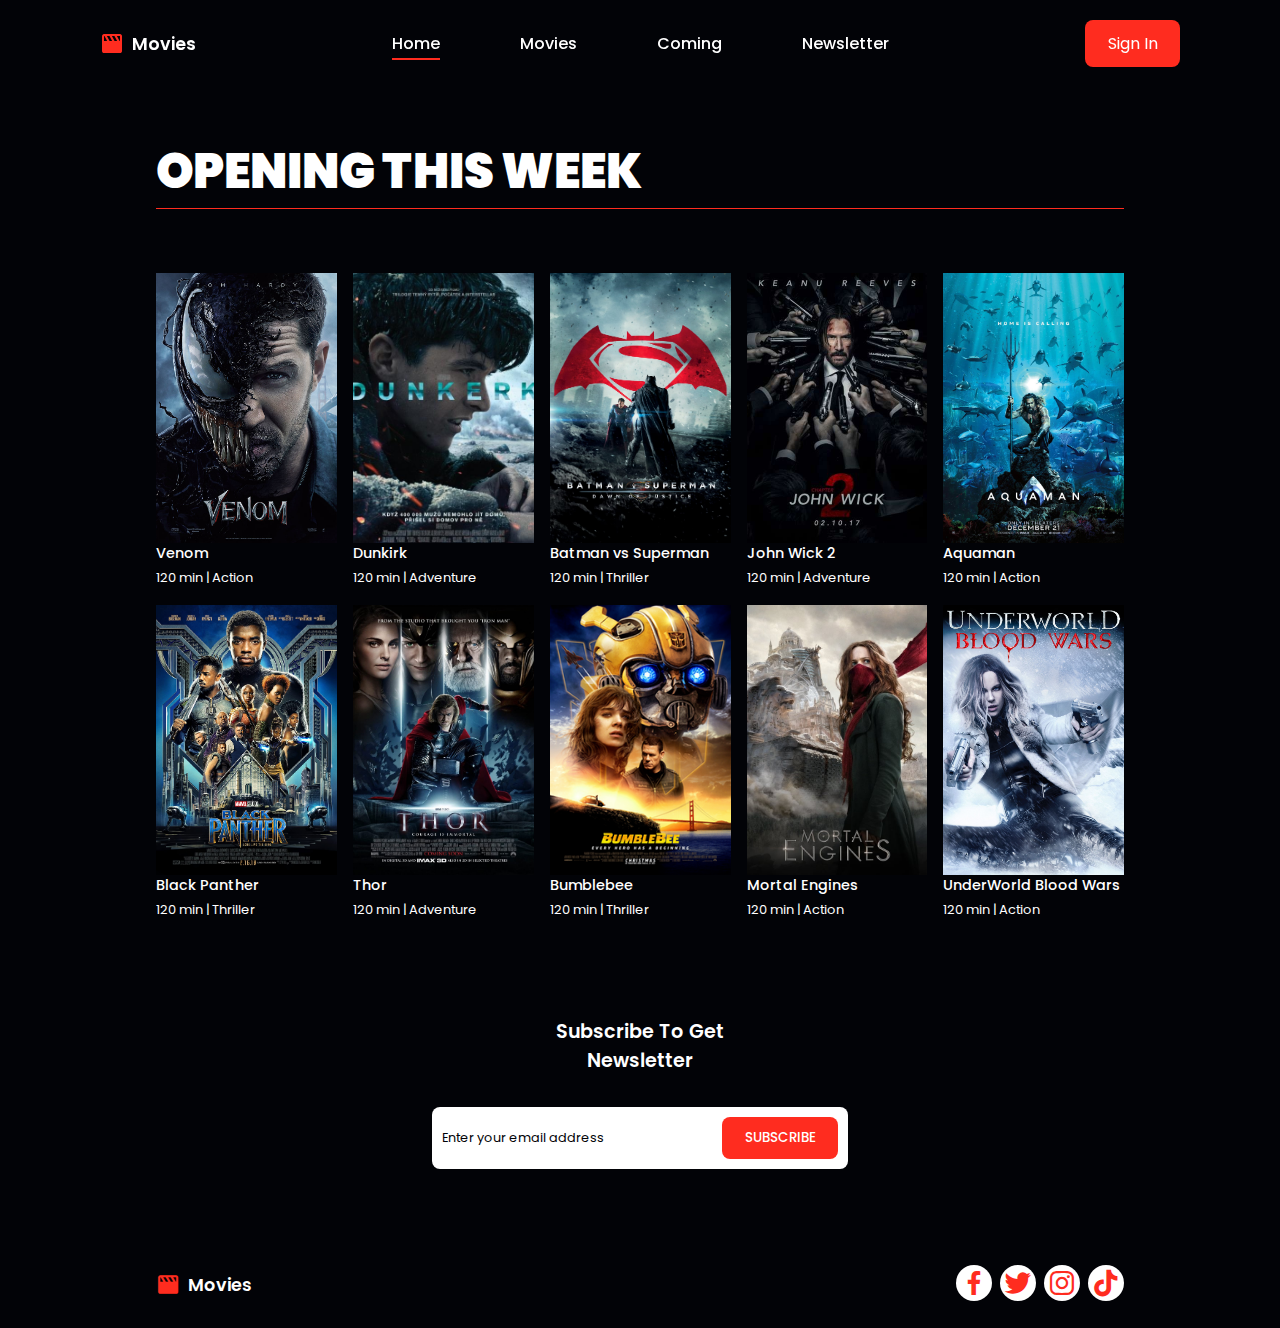
<file: movies.html>
<!DOCTYPE html>
<html lang="en">

<head>
    <meta charset="UTF-8">
    <meta http-equiv="X-UA-Compatible" content="IE=edge">
    <meta name="viewport" content="width=device-width, initial-scale=1.0">
    <title>movie project responsive</title>
    <!-- link icons -->
    <link rel="stylesheet" href="https://cdn.jsdelivr.net/npm/boxicons@latest/css/boxicons.min.css">
    <!-- link css -->
    <link rel="stylesheet" href="movies.css">
    <!-- Link Swiper's CSS -->
    <link rel="stylesheet" href="https://unpkg.com/swiper/swiper-bundle.min.css" />
</head>

<body>
    <!-- navbar -->
    <header>
        <a href="#" class="logo">
            <i class='bx bxs-movie'></i> Movies
        </a>
        <div class="bx bx-menu" id="menu-icon"></div>

        <!-- menu -->
        <ul class="navbar">
            <li><a href="#home" class="active">Home</a></li>
            <li><a href="#movies">Movies</a></li>
            <li><a href="#coming">Coming</a></li>
            <li><a href="#newsletter">Newsletter</a></li>
        </ul>
        <a href="sign_in.html" class="btn">Sign In</a>
    </header>

    <!-- movies -->
    <section class="movies" id="movies">
        <h2 class="heading">Opening This Week</h2>
        <!-- movies container -->
        <div class="movies-container">
            <!-- box 1 -->
            <div class="box">
                <div class="box-img">
                    <img src="./img/m1.jpg" alt="m1">
                </div>
                <h3>Venom</h3>
                <span>120 min | Action</span>
            </div>
            <!-- box 2 -->
            <div class="box">
                <div class="box-img">
                    <img src="./img/m2.jpg" alt="m2">
                </div>
                <h3>Dunkirk</h3>
                <span>120 min | Adventure</span>
            </div>
            <!-- box 3 -->
            <div class="box">
                <div class="box-img">
                    <img src="./img/m3.jpg" alt="m3">
                </div>
                <h3>Batman vs Superman</h3>
                <span>120 min | Thriller</span>
            </div>
            <!-- box 4 -->
            <div class="box">
                <div class="box-img">
                    <img src="./img/m4.jpg" alt="m4">
                </div>
                <h3>John Wick 2</h3>
                <span>120 min | Adventure</span>
            </div>
            <!-- box 5 -->
            <div class="box">
                <div class="box-img">
                    <img src="./img/m5.jpg" alt="m5">
                </div>
                <h3>Aquaman</h3>
                <span>120 min | Action</span>
            </div>
            <!-- box 6 -->
            <div class="box">
                <div class="box-img">
                    <img src="./img/m6.jpg" alt="m6">
                </div>
                <h3>Black Panther</h3>
                <span>120 min | Thriller</span>
            </div>
            <!-- box 7 -->
            <div class="box">
                <div class="box-img">
                    <img src="./img/m7.jpg" alt="m7">
                </div>
                <h3>Thor</h3>
                <span>120 min | Adventure</span>
            </div>
            <!-- box 8 -->
            <div class="box">
                <div class="box-img">
                    <img src="./img/m8.png" alt="m8">
                </div>
                <h3>Bumblebee</h3>
                <span>120 min | Thriller</span>
            </div>
            <!-- box 9 -->
            <div class="box">
                <div class="box-img">
                    <img src="./img/m9.jpg" alt="m9">
                </div>
                <h3>Mortal Engines</h3>
                <span>120 min | Action</span>
            </div>
            <!-- box 10 -->
            <div class="box">
                <div class="box-img">
                    <img src="./img/m10.jpg" alt="m10">
                </div>
                <h3>UnderWorld Blood Wars</h3>
                <span>120 min | Action</span>
            </div>
        </div>
    </section>

    <!-- newsletter -->
    <section class="newsletter" id="newsletter">
        <h2>Subscribe To Get <br>Newsletter</h2>
        <form action="">
            <input type="email" class="email" placeholder="Enter your email address" required>
            <input type="submit" value="Subscribe" class="btn">
        </form>
    </section>
    
    <!-- footer -->
    <section class="footer">
        <a href="#" class="logo">
            <i class='bx bxs-movie'></i> Movies
        </a>
        <div class="social">
            <a href="#"><i class='bx bxl-facebook'></i></a>
            <a href="#"><i class='bx bxl-twitter'></i></a>
            <a href="#"><i class='bx bxl-instagram'></i></a>
            <a href="#"><i class='bx bxl-tiktok'></i></a>
        </div>
    </section>
    
    <!-- Swiper JS -->
    <script src="https://unpkg.com/swiper/swiper-bundle.min.js"></script>
    <!-- link to custom js -->
    <script src="./main.js"></script>
    </body>
    
    </html>
</file>
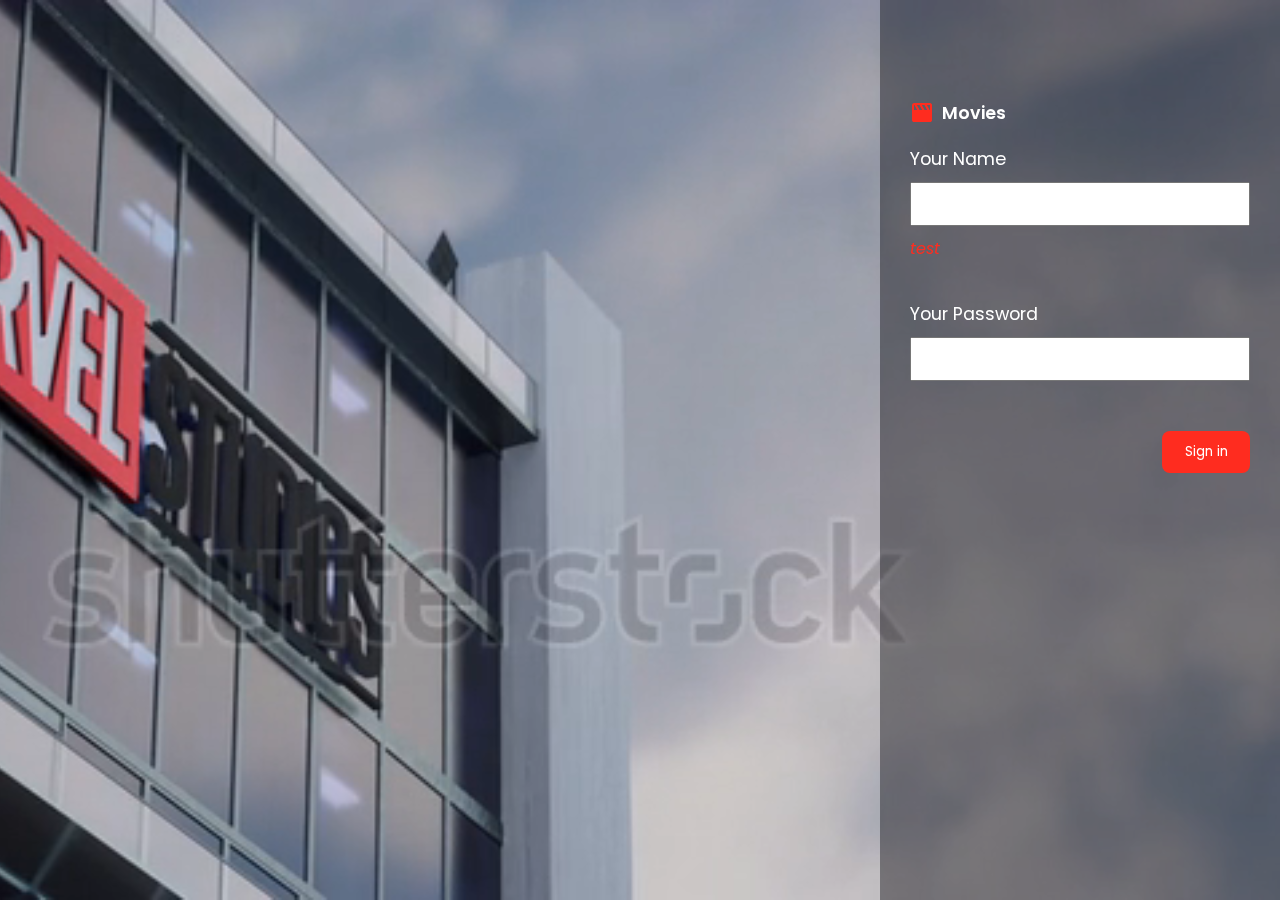
<file: sign_in.html>
<!DOCTYPE html>
<html lang="en">
<head>
    <meta charset="UTF-8">
    <meta http-equiv="X-UA-Compatible" content="IE=edge">
    <meta name="viewport" content="width=device-width, initial-scale=1.0">
    <!-- link css -->
    <link rel="stylesheet" href="sign_in.css">
    <!-- link icons -->
    <link rel="stylesheet"
    href="https://cdn.jsdelivr.net/npm/boxicons@latest/css/boxicons.min.css">
    <title>react project responesive</title>
</head>
<body>
    <video autoplay muted loop id="myVideo">
        <source src="./video/background.mp4" type="video/mp4">
    </video>

    <!-- sign_in -->
    <section class="sign_in">
        <a href="#" class="logo">
            <i class='bx bxs-movie'></i> Movies
        </a>

        <form action="#">
            <div class="form-group">
                <label for="name">Your Name</label>
                <input type="text" id="name">
                <p>test</p>
            </div>
            <div class="form-group">
                <label for="password">Your Password</label>
                <input type="text" id="password">
            </div>
            <div class="form-actions">
                <button class="btn">Sign in</button>
            </div>
        </form>
    </section>
</body>
</html>
</file>
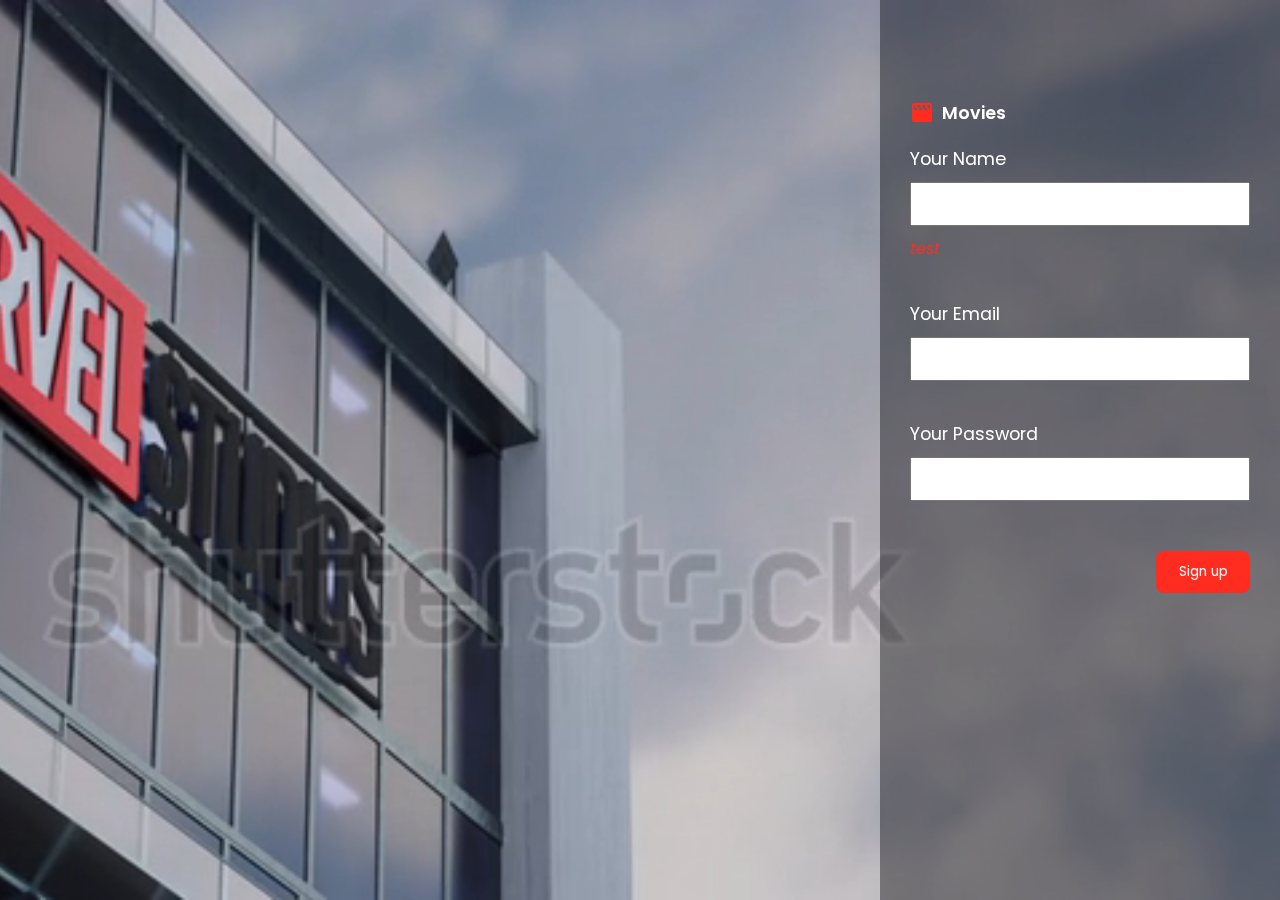
<file: sign_up.html>
<!DOCTYPE html>
<html lang="en">
<head>
    <meta charset="UTF-8">
    <meta http-equiv="X-UA-Compatible" content="IE=edge">
    <meta name="viewport" content="width=device-width, initial-scale=1.0">
    <!-- link css -->
    <link rel="stylesheet" href="sign_up.css">
    <!-- link icons -->
    <link rel="stylesheet"
    href="https://cdn.jsdelivr.net/npm/boxicons@latest/css/boxicons.min.css">
    <title>react project responesive</title>
</head>
<body>
    <video autoplay muted loop id="myVideo">
        <source src="./video/background.mp4" type="video/mp4">
    </video>

    <!-- sign_up -->
    <section class="sign_up">
        <a href="#" class="logo">
            <i class='bx bxs-movie'></i> Movies
        </a>

        <form action="#">
            <div class="form-group">
                <label for="name">Your Name</label>
                <input type="text" id="name">
                <p>test</p>
            </div>
            <div class="form-group">
                <label for="email">Your Email</label>
                <input type="text" id="email">
            </div>
            <div class="form-group">
                <label for="password">Your Password</label>
                <input type="text" id="password">
            </div>
            <div class="form-actions">
                <button class="btn">Sign up</button>
            </div>
        </form>
    </section>
</body>
</html>
</file>
<file: account.css>
/* google fonts */
@import url('https://fonts.googleapis.com/css2?family=Poppins:wght@300;400;500;600;700&display=swap');

* {
    font-family: 'Poppins', sans-serif;
    margin: 0;
    padding: 0;
    box-sizing: border-box;
    list-style: none;
    text-decoration: none;
    scroll-padding-top: 2rem;
    scroll-behavior: smooth;
}

/* some variable */
:root{
    --main-color: #ff2c1f;
    --hover-color: #fa1216;
    --text-color: #020307;
    --bg-color: #fff;
}

/* custom scroll */
html::-webkit-scrollbar{
    width: 0.5rem;
    background: var(--text-color);
}

html::-webkit-scrollbar-thumb{
    background: var(--main-color);
    border-radius: 5rem;
}

body {
    background: var(--text-color);
    color: var(--bg-color);
}

section{
    padding: 4.5rem 0 1.5rem;
}

/* header */

header {
    position: fixed;
    width: 100%;
    top: 0;
    right: 0;
    z-index: 1000;
    display: flex;
    align-items: center;
    justify-content: space-between;
    padding: 20px 100px;
    transition: 0.5s;
}

header.shadow {
    background: var(--bg-color);
    box-shadow: 0 0 4px rgb(14 55 54 / 15%);
}

header.shadow .logo{
    color: var(--text-color);
}

header.shadow .navbar a{
    color: var(--text-color);
}

.logo{
    font-size: 1.1rem;
    font-weight: 600;
    color: var(--bg-color);
    display: flex;
    align-items: center;
    column-gap: 0.5rem;
}

.logo .bx{
    font-size: 24px;
    color: var(--main-color);
}

.navbar{
    display: flex;
    column-gap: 5rem;
}

.navbar li{
    position: relative;
}

.navbar li a{
    font-size: 1rem;
    font-weight: 500;
    color: var(--bg-color);
}

.navbar li a::after{
    content: '';
    display: block;
    width: 0;
    height: 2px;
    background: var(--main-color);
    position: absolute;
    bottom: -4px;
    left: 0;
    transition: 0.4s all linear;
}

.navbar li a:hover::after,
.navbar .active::after{
    width: 100%;
}

#menu-icon{
    display: none;
    cursor: pointer;
    z-index: 1001;
    font-size: 24px;
}

.btn {
    padding: 0.7rem 1.4rem;
    background: var(--main-color);
    color: var(--bd-color);
    font-weight: 400;
    border-radius: 0.5rem;
}

.btn:hover{
    background: var(--hover-color);
}

/* account */

.account{
    margin-top: 5rem!important;
}

.account_container{
    max-width: 90%;
    margin: 0 auto;
}

.account_info{
    display: flex;
    margin-bottom: 100px;
}

.account_info_img{
    width: 25%;
    height: auto;
    object-fit: cover;
    margin-right: 50px;
}

.account_info_details{
    width: 100%;
}

.account_info_details div{
    padding: 20px 0;
    border-bottom: 1px solid #3b3b3b;
}

/* heading */

.heading{
    width: 100%;
    margin: 0 auto;
    font-size: 1.2rem;
    font-weight: 500;
    text-transform: uppercase;
    border-bottom: 1px solid var(--main-color);
}

/* purchase order */

.account_purchase_order_details{
    margin-top: 50px;
}

.account_purchase_order_details div{
    display: flex;
    padding: 20px 0;
    justify-content: space-between;
    border-bottom: 1px solid #3b3b3b;
}

.account_purchase_order_details button{
    font-size: 1.1rem;
    font-weight: 400;
    border-radius: 20px;
    padding: 5px 10px;
    margin-right: 10px;
    color: #ff2c1f;
    border: 1px solid #ff2c1f;
    background: transparent;
}

.account_purchase_order_details button:hover{
    color: #fff;
    background-color: #fa1216;
    border-color: #fa1216;
}

/* footer */
.footer{
    max-width: 968px;
    margin-left: auto;
    margin-right: auto;
    display: flex;
    justify-content: space-between;
}

.social{
    display: flex;
    align-items: center;
    column-gap: 0.5rem;
}

.social .bx{
    background: var(--bg-color);
    padding: 2px;
    font-size: 2rem;
    border-radius: 50%;
    border: 4px soli rgb(2, 3, 7, 0.4);
    color: var(--main-color);
}

.social .bx:hover{
    background: var(--main-color);
    color: var(--bg-color);
    transition: 0.2 all linear;
}

/* responsive */
@media (max-width: 1080px) {

}

@media (max-width: 991px) {
    header{
        padding: 18px 4%;
    }

    section{
        padding: 50px 4%;
    }

    .account_info_img{
        width: 40%;
    }
}

@media (max-width: 774px) {
    header{
        padding: 12px 4%;
    }

    #menu-icon{
        display: initial;
        color: var(--bg-color);
    }

    header.shadow #menu-icon{
        color: var(--text-color);
    }

    .navbar{
        position: absolute;
        top: -1000%;
        left: 0;
        right: 0;
        display: flex;
        flex-direction: column;
        background: var(--bg-color);
        row-gap: 1.4rem;
        padding: 20px;
        box-shadow: 4px 4px 0 4px rgb(14 55 54 / 15%);
        transition: 0.2s all linear;
        text-align: center;
    }

    .navbar.active{
        top: 100%;
    }

    .navbar a{
        color: var(--text-color) !important;
    }

    .navbar a:hover{
        color: var(--main-color) !important;
    }

    .navbar a::after{
        display: none !important;
    }

    .home-text h1{
        font-size: 2.4rem;
    }

    .btn{
        padding: 0.6rem 1.2rem;
    }

    .account_info{
        flex-direction: column;
        justify-content: center;
    }

    .account_info_img{
        width: 60%;
        margin-bottom: 50px;
        margin-left: auto;
        margin-right: auto;
    }

    .account_purchase_order_details div{
        flex-direction: column;
    }

    .account_purchase_order_details h4{
        margin-bottom: 15px;
    }

    .account_purchase_order_details p{
        margin-bottom: 15px;
    }

    .account_purchase_order_details button{
        width: 100px;
    }
}

@media (max-width: 472px) {
    .footer {
        flex-direction: column;
        align-items: center;
        row-gap: 1rem;
    }

    .account_info_img{
        width: 70%;
    }
}

@media (max-width: 370px) {
    header {
        padding: 6px 4%;
    }
}
</file>
<file: actor.css>
/* google fonts */
@import url('https://fonts.googleapis.com/css2?family=Poppins:wght@300;400;500;600;700&display=swap');

* {
    font-family: 'Poppins', sans-serif;
    margin: 0;
    padding: 0;
    box-sizing: border-box;
    list-style: none;
    text-decoration: none;
    scroll-padding-top: 2rem;
    scroll-behavior: smooth;
}

/* some variable */
:root{
    --main-color: #ff2c1f;
    --hover-color: #fa1216;
    --text-color: #020307;
    --bg-color: #fff;
}

/* custom scroll */
html::-webkit-scrollbar{
    width: 0.5rem;
    background: var(--text-color);
}

html::-webkit-scrollbar-thumb{
    background: var(--main-color);
    border-radius: 5rem;
}

body {
    background: var(--text-color);
    color: var(--bg-color);
}

section{
    padding: 4.5rem 0 1.5rem;
}

/* header */

header {
    position: fixed;
    width: 100%;
    top: 0;
    right: 0;
    z-index: 1000;
    display: flex;
    align-items: center;
    justify-content: space-between;
    padding: 20px 100px;
    transition: 0.5s;
}

header.shadow {
    background: var(--bg-color);
    box-shadow: 0 0 4px rgb(14 55 54 / 15%);
}

header.shadow .logo{
    color: var(--text-color);
}

header.shadow .navbar a{
    color: var(--text-color);
}

.logo{
    font-size: 1.1rem;
    font-weight: 600;
    color: var(--bg-color);
    display: flex;
    align-items: center;
    column-gap: 0.5rem;
}

.logo .bx{
    font-size: 24px;
    color: var(--main-color);
}

.navbar{
    display: flex;
    column-gap: 5rem;
}

.navbar li{
    position: relative;
}

.navbar li a{
    font-size: 1rem;
    font-weight: 500;
    color: var(--bg-color);
}

.navbar li a::after{
    content: '';
    display: block;
    width: 0;
    height: 2px;
    background: var(--main-color);
    position: absolute;
    bottom: -4px;
    left: 0;
    transition: 0.4s all linear;
}

.navbar li a:hover::after,
.navbar .active::after{
    width: 100%;
}

#menu-icon{
    display: none;
    cursor: pointer;
    z-index: 1001;
    font-size: 24px;
}

.btn {
    padding: 0.7rem 1.4rem;
    background: var(--main-color);
    color: var(--bd-color);
    font-weight: 400;
    border-radius: 0.5rem;
}

.btn:hover{
    background: var(--hover-color);
}

/* actor */

.actor{
    margin-top: 5rem;
    padding: 3rem 0;
}

.actor_container{
    max-width: 80%;
    margin-left: auto;
    margin-right: auto;
}

.actor_name{
    max-width: 100%;
    margin: 0 auto;
    font-size: 1.2rem;
    font-weight: 500;
    text-transform: uppercase;
    border-bottom: 1px solid var(--main-color);
}

.actor_details{
    width: 100%;
    display: flex;
    margin: 50px 0;
}

.actor_details_img{
    width: 25%!important;
    object-fit: cover;
    margin-right: 10px;
}

.actor_details_video{
    width: 100%;
    border: 1px solid #3b3b3b;
}

.actor_details_video video{
    width: 100%!important;
    height: 100%!important;
    object-fit: cover;
}

.actor_info div{
    display: flex;
    padding: 20px 0;
    border-bottom: 1px solid #3b3b3b;
}

.actor_info h4{
    margin-right: 30px;
}

.actor_info a{
    margin-right: 20px;
    color: #4e91e6;
}

.actor_info_description{
    flex-direction: column;
}

.actor_info_description p{
    -webkit-line-clamp: 3;
    -webkit-box-orient: vertical;
    overflow: hidden;
    display: -webkit-box;
}

/* movies */

.heading{
    max-width: 80%;
    margin: 0 auto;
    font-size: 1.2rem;
    font-weight: 500;
    text-transform: uppercase;
    border-bottom: 1px solid var(--main-color);
}

.movies-container {
    max-width: 968px;
    margin: 0 auto;
    display: grid;
    grid-template-columns: repeat(auto-fit, minmax(180px, auto));
    gap: 1rem;
    margin-top: 2rem;
}

.box .box-img{
    width: 100%;
    height: 270px;
}

.box .box-img img{
    width: 100%;
    height: 100%;
    object-fit: cover;
}

.box .box-img img:hover {
    transform: translateY(-10px);
    transition: 0.2s all linear;
}

.box h3{
    font-size: 0.9rem;
    font-weight: 500;
}

.box span{
    font-size: 13px;
}

/* newsletter */

.newsletter{
    max-width: 968px;
    margin-left: auto;
    margin-right: auto;
    display: flex;
    flex-direction: column;
    align-items: center;
    justify-content: center;
    row-gap: 2rem;
}

.newsletter h2{
    text-align: center;
    font-size: 1.2rem;
    font-weight: 600;
}

.newsletter form{
    background: var(--bg-color);
    padding: 10px;
    border-radius: 0.5rem;
    display: flex;
    align-items: center;
}

.newsletter form input{
    border: none;
    outline: none;
}

.newsletter form .email{
    width: 280px;
}

.newsletter form input::placeholder{
    color: var(--text-color);
    font-size: 0.8rem;
    font-weight: 400;
}

.newsletter .btn{
    text-transform: uppercase;
    font-weight: 500;
    cursor: pointer;
}

/* footer */
.footer{
    max-width: 968px;
    margin-left: auto;
    margin-right: auto;
    display: flex;
    justify-content: space-between;
}

.social{
    display: flex;
    align-items: center;
    column-gap: 0.5rem;
}

.social .bx{
    background: var(--bg-color);
    padding: 2px;
    font-size: 2rem;
    border-radius: 50%;
    border: 4px soli rgb(2, 3, 7, 0.4);
    color: var(--main-color);
}

.social .bx:hover{
    background: var(--main-color);
    color: var(--bg-color);
    transition: 0.2 all linear;
}

/* responsive */
@media (max-width: 1080px) {
    .actor_container{
        max-width: 968px;
    }
    
    .heading{
        max-width: 968px;
    }
}

@media (max-width: 991px) {
    header{
        padding: 18px 4%;
    }

    section{
        padding: 50px 4%;
    }
}

@media (max-width: 774px) {
    header{
        padding: 12px 4%;
    }

    #menu-icon{
        display: initial;
        color: var(--bg-color);
    }

    header.shadow #menu-icon{
        color: var(--text-color);
    }

    .navbar{
        position: absolute;
        top: -1000%;
        left: 0;
        right: 0;
        display: flex;
        flex-direction: column;
        background: var(--bg-color);
        row-gap: 1.4rem;
        padding: 20px;
        box-shadow: 4px 4px 0 4px rgb(14 55 54 / 15%);
        transition: 0.2s all linear;
        text-align: center;
    }

    .navbar.active{
        top: 100%;
    }

    .navbar a{
        color: var(--text-color) !important;
    }

    .navbar a:hover{
        color: var(--main-color) !important;
    }

    .navbar a::after{
        display: none !important;
    }

    .btn{
        padding: 0.6rem 1.2rem;
    }

    .actor_details_img{
        display: none;
    }

    .actor_details{
        margin: 20px 0;
    }
}

@media (max-width: 472px) {
    .newsletter form .email {
        width: auto;
    }

    .footer {
        flex-direction: column;
        align-items: center;
        row-gap: 1rem;
    }
}

@media (max-width: 370px) {
    header {
        padding: 6px 4%;
    }
}
</file>
<file: booking.css>
#screen {
    width: 91%;
    text-align: center;
    color: white;
    background-color: rgb(55, 52, 224);
    border: 1px solid;
    margin: 2% 5% 6%;

}

#seats-screen {
    width: 100%;
    max-width: 100%;
    margin: 2%;
}

/* google fonts */
@import url('https://fonts.googleapis.com/css2?family=Poppins:wght@300;400;500;600;700&display=swap');

* {
    font-family: 'Poppins', sans-serif;
    margin: 0;
    padding: 0;
    box-sizing: border-box;
    list-style: none;
    text-decoration: none;
    scroll-padding-top: 2rem;
    scroll-behavior: smooth;
}

/* some variable */
:root {
    --main-color: #ff2c1f;
    --hover-color: #fa1216;
    --text-color: #020307;
    --bg-color: #fff;
}

/* custom scroll */
html::-webkit-scrollbar {
    width: 0.5rem;
    background: var(--text-color);
}

html::-webkit-scrollbar-thumb {
    background: var(--main-color);
    border-radius: 5rem;
}

body {
    background: var(--text-color);
    color: var(--bg-color);
}

section {
    padding: 4.5rem 0 1.5rem;
}

/* header */

header {
    position: fixed;
    width: 100%;
    top: 0;
    right: 0;
    z-index: 1000;
    display: flex;
    align-items: center;
    justify-content: space-between;
    padding: 20px 100px;
    transition: 0.5s;
}

header.shadow {
    background: var(--bg-color);
    box-shadow: 0 0 4px rgb(14 55 54 / 15%);
}

header.shadow .logo {
    color: var(--text-color);
}

header.shadow .navbar a {
    color: var(--text-color);
}

.logo {
    font-size: 1.1rem;
    font-weight: 600;
    color: var(--bg-color);
    display: flex;
    align-items: center;
    column-gap: 0.5rem;
}

.logo .bx {
    font-size: 24px;
    color: var(--main-color);
}

.navbar {
    display: flex;
    column-gap: 5rem;
}

.navbar li {
    position: relative;
}

.navbar li a {
    font-size: 1rem;
    font-weight: 500;
    color: var(--bg-color);
}

.navbar li a::after {
    content: '';
    display: block;
    width: 0;
    height: 2px;
    background: var(--main-color);
    position: absolute;
    bottom: -4px;
    left: 0;
    transition: 0.4s all linear;
}

.navbar li a:hover::after,
.navbar .active::after {
    width: 100%;
}

#menu-icon {
    display: none;
    cursor: pointer;
    z-index: 1001;
    font-size: 24px;
}

.btn {
    padding: 0.7rem 1.4rem;
    background: var(--main-color);
    color: var(--bd-color);
    font-weight: 400;
    border-radius: 0.5rem;
}

.btn:hover {
    background: var(--hover-color);
}


/* movies */

.heading {
    max-width: 80%;
    margin: 0 auto;
    font-size: 1.2rem;
    font-weight: 500;
    text-transform: uppercase;
    border-bottom: 1px solid var(--main-color);
}

.movies-container {
    max-width: 968px;
    margin: 0 auto;
    display: grid;
    grid-template-columns: repeat(auto-fit, minmax(180px, auto));
    gap: 1rem;
    margin-top: 2rem;
}

.box .box-img {
    width: 100%;
    height: 270px;
}

.box .box-img img {
    width: 100%;
    height: 100%;
    object-fit: cover;
}

.box .box-img img:hover {
    transform: translateY(-10px);
    transition: 0.2s all linear;
}

.box h3 {
    font-size: 0.9rem;
    font-weight: 500;
}

.box span {
    font-size: 13px;
}

/* newsletter */

.newsletter {
    max-width: 968px;
    margin-left: auto;
    margin-right: auto;
    display: flex;
    flex-direction: column;
    align-items: center;
    justify-content: center;
    row-gap: 2rem;
}

.newsletter h2 {
    text-align: center;
    font-size: 1.2rem;
    font-weight: 600;
}

.newsletter form {
    background: var(--bg-color);
    padding: 10px;
    border-radius: 0.5rem;
    display: flex;
    align-items: center;
}

.newsletter form input {
    border: none;
    outline: none;
}

.newsletter form .email {
    width: 280px;
}

.newsletter form input::placeholder {
    color: var(--text-color);
    font-size: 0.8rem;
    font-weight: 400;
}

.newsletter .btn {
    text-transform: uppercase;
    font-weight: 500;
    cursor: pointer;
}

/* footer */
.footer {
    max-width: 968px;
    margin-left: auto;
    margin-right: auto;
    display: flex;
    justify-content: space-between;
}

.social {
    display: flex;
    align-items: center;
    column-gap: 0.5rem;
}

.social .bx {
    background: var(--bg-color);
    padding: 2px;
    font-size: 2rem;
    border-radius: 50%;
    border: 4px soli rgb(2, 3, 7, 0.4);
    color: var(--main-color);
}

.social .bx:hover {
    background: var(--main-color);
    color: var(--bg-color);
    transition: 0.2 all linear;
}

/* responsive */
@media (max-width: 1080px) {
    .actor_container {
        max-width: 968px;
    }

    .heading {
        max-width: 968px;
    }
}

@media (max-width: 991px) {
    header {
        padding: 18px 4%;
    }

    section {
        padding: 50px 4%;
    }
}

@media (max-width: 774px) {
    header {
        padding: 12px 4%;
    }

    #menu-icon {
        display: initial;
        color: var(--bg-color);
    }

    header.shadow #menu-icon {
        color: var(--text-color);
    }

    .navbar {
        position: absolute;
        top: -1000%;
        left: 0;
        right: 0;
        display: flex;
        flex-direction: column;
        background: var(--bg-color);
        row-gap: 1.4rem;
        padding: 20px;
        box-shadow: 4px 4px 0 4px rgb(14 55 54 / 15%);
        transition: 0.2s all linear;
        text-align: center;
    }

    .navbar.active {
        top: 100%;
    }

    .navbar a {
        color: var(--text-color) !important;
    }

    .navbar a:hover {
        color: var(--main-color) !important;
    }

    .navbar a::after {
        display: none !important;
    }

    .btn {
        padding: 0.6rem 1.2rem;
    }

    .actor_details_img {
        display: none;
    }

    .actor_details {
        margin: 20px 0;
    }
}

@media (max-width: 472px) {
    .newsletter form .email {
        width: auto;
    }

    .footer {
        flex-direction: column;
        align-items: center;
        row-gap: 1rem;
    }
}

@media (max-width: 370px) {
    header {
        padding: 6px 4%;
    }
}

.text-center {
    text-align: center;
}

th {
    text-align: left;
}

.ui {
    margin: 5%;
}

.screen-map div:nth-of-type(1) {
    margin-top: 10px;
}

.screen-map div {
    margin-bottom: 10px;
}
</file>
<file: cart.css>
/* google fonts */
@import url('https://fonts.googleapis.com/css2?family=Poppins:wght@300;400;500;600;700&display=swap');

* {
    font-family: 'Poppins', sans-serif;
    margin: 0;
    padding: 0;
    box-sizing: border-box;
    list-style: none;
    text-decoration: none;
    scroll-padding-top: 2rem;
    scroll-behavior: smooth;
}

/* some variable */
:root{
    --main-color: #ff2c1f;
    --hover-color: #fa1216;
    --text-color: #020307;
    --bg-color: #fff;
}

/* custom scroll */
html::-webkit-scrollbar{
    width: 0.5rem;
    background: var(--text-color);
}

html::-webkit-scrollbar-thumb{
    background: var(--main-color);
    border-radius: 5rem;
}

body {
    background: var(--text-color);
    color: var(--bg-color);
}

section{
    padding: 4.5rem 0 1.5rem;
}

/* header */

header {
    position: fixed;
    width: 100%;
    top: 0;
    right: 0;
    z-index: 1000;
    display: flex;
    align-items: center;
    justify-content: space-between;
    padding: 20px 100px;
    transition: 0.5s;
}

header.shadow {
    background: var(--bg-color);
    box-shadow: 0 0 4px rgb(14 55 54 / 15%);
}

header.shadow .logo{
    color: var(--text-color);
}

header.shadow .navbar a{
    color: var(--text-color);
}

.logo{
    font-size: 1.1rem;
    font-weight: 600;
    color: var(--bg-color);
    display: flex;
    align-items: center;
    column-gap: 0.5rem;
}

.logo .bx{
    font-size: 24px;
    color: var(--main-color);
}

.navbar{
    display: flex;
    column-gap: 5rem;
}

.navbar li{
    position: relative;
}

.navbar li a{
    font-size: 1rem;
    font-weight: 500;
    color: var(--bg-color);
}

.navbar li a::after{
    content: '';
    display: block;
    width: 0;
    height: 2px;
    background: var(--main-color);
    position: absolute;
    bottom: -4px;
    left: 0;
    transition: 0.4s all linear;
}

.navbar li a:hover::after,
.navbar .active::after{
    width: 100%;
}

#menu-icon{
    display: none;
    cursor: pointer;
    z-index: 1001;
    font-size: 24px;
}

.btn {
    padding: 0.7rem 1.4rem;
    background: var(--main-color);
    color: var(--bd-color);
    font-weight: 400;
    border-radius: 0.5rem;
}

.btn:hover{
    background: var(--hover-color);
}

/* account */

.account{
    margin-top: 5rem!important;
}

.account_container{
    max-width: 90%;
    margin: 0 auto;
}

/* heading */

.heading{
    width: 100%;
    margin: 0 auto;
    font-size: 1.2rem;
    font-weight: 500;
    text-transform: uppercase;
    border-bottom: 1px solid var(--main-color);
}

/* cart */

.account_cart_details{
    margin-top: 50px;
}

.account_cart_details div{
    display: flex;
    padding: 20px 0;
    justify-content: space-between;
    border-bottom: 1px solid #3b3b3b;
}

.account_cart_details button{
    font-size: 1.1rem;
    font-weight: 400;
    border-radius: 20px;
    padding: 5px 10px;
    margin-right: 10px;
    color: #ff2c1f;
    border: 1px solid #ff2c1f;
    background: transparent;
    min-width: 50px;
}

.account_cart_details button:hover{
    color: #fff;
    background-color: #fa1216;
    border-color: #fa1216;
}

.account_cart_confirm{
    display: flex;
    justify-content: flex-end;
    margin-top: 50px;
}

.account_cart_confirm button{
    font-size: 1.1rem;
    font-weight: 400;
    border-radius: 20px;
    padding: 5px 10px;
    margin-right: 10px;
    color: #ff2c1f;
    border: 1px solid #ff2c1f;
    background: transparent;
    min-width: 100px;
}

.account_cart_confirm button:hover{
    color: #fff;
    background-color: #fa1216;
    border-color: #fa1216;
} 

/* footer */
.footer{
    max-width: 968px;
    margin-left: auto;
    margin-right: auto;
    display: flex;
    justify-content: space-between;
}

.social{
    display: flex;
    align-items: center;
    column-gap: 0.5rem;
}

.social .bx{
    background: var(--bg-color);
    padding: 2px;
    font-size: 2rem;
    border-radius: 50%;
    border: 4px soli rgb(2, 3, 7, 0.4);
    color: var(--main-color);
}

.social .bx:hover{
    background: var(--main-color);
    color: var(--bg-color);
    transition: 0.2 all linear;
}

/* responsive */
@media (max-width: 1080px) {

}

@media (max-width: 991px) {
    header{
        padding: 18px 4%;
    }

    section{
        padding: 50px 4%;
    }
}

@media (max-width: 774px) {
    header{
        padding: 12px 4%;
    }

    #menu-icon{
        display: initial;
        color: var(--bg-color);
    }

    header.shadow #menu-icon{
        color: var(--text-color);
    }

    .navbar{
        position: absolute;
        top: -1000%;
        left: 0;
        right: 0;
        display: flex;
        flex-direction: column;
        background: var(--bg-color);
        row-gap: 1.4rem;
        padding: 20px;
        box-shadow: 4px 4px 0 4px rgb(14 55 54 / 15%);
        transition: 0.2s all linear;
        text-align: center;
    }

    .navbar.active{
        top: 100%;
    }

    .navbar a{
        color: var(--text-color) !important;
    }

    .navbar a:hover{
        color: var(--main-color) !important;
    }

    .navbar a::after{
        display: none !important;
    }

    .home-text h1{
        font-size: 2.4rem;
    }

    .btn{
        padding: 0.6rem 1.2rem;
    }

    .account_cart_details div{
        flex-direction: column;
    }

    .account_cart_details h4{
        margin-bottom: 15px;
    }

    .account_cart_details p{
        margin-bottom: 15px;
    }

    .account_cart_details button{
        width: 100px;
    }
}

@media (max-width: 472px) {
    .footer {
        flex-direction: column;
        align-items: center;
        row-gap: 1rem;
    }
}

@media (max-width: 370px) {
    header {
        padding: 6px 4%;
    }
}
</file>
<file: category.css>
/* google fonts */
@import url('https://fonts.googleapis.com/css2?family=Poppins:wght@300;400;500;600;700&display=swap');

* {
    font-family: 'Poppins', sans-serif;
    margin: 0;
    padding: 0;
    box-sizing: border-box;
    list-style: none;
    text-decoration: none;
    scroll-padding-top: 2rem;
    scroll-behavior: smooth;
}

/* some variable */
:root{
    --main-color: #ff2c1f;
    --hover-color: #fa1216;
    --text-color: #020307;
    --bg-color: #fff;
}

/* custom scroll */
html::-webkit-scrollbar{
    width: 0.5rem;
    background: var(--text-color);
}

html::-webkit-scrollbar-thumb{
    background: var(--main-color);
    border-radius: 5rem;
}

body {
    background: var(--text-color);
    color: var(--bg-color);
}

section{
    padding: 4.5rem 0 1.5rem;
}

/* header */

header {
    position: fixed;
    width: 100%;
    top: 0;
    right: 0;
    z-index: 1000;
    display: flex;
    align-items: center;
    justify-content: space-between;
    padding: 20px 100px;
    transition: 0.5s;
}

header.shadow {
    background: var(--bg-color);
    box-shadow: 0 0 4px rgb(14 55 54 / 15%);
}

header.shadow .logo{
    color: var(--text-color);
}

header.shadow .navbar a{
    color: var(--text-color);
}

.logo{
    font-size: 1.1rem;
    font-weight: 600;
    color: var(--bg-color);
    display: flex;
    align-items: center;
    column-gap: 0.5rem;
}

.logo .bx{
    font-size: 24px;
    color: var(--main-color);
}

.navbar{
    display: flex;
    column-gap: 5rem;
}

.navbar li{
    position: relative;
}

.navbar li a{
    font-size: 1rem;
    font-weight: 500;
    color: var(--bg-color);
}

.navbar li a::after{
    content: '';
    display: block;
    width: 0;
    height: 2px;
    background: var(--main-color);
    position: absolute;
    bottom: -4px;
    left: 0;
    transition: 0.4s all linear;
}

.navbar li a:hover::after,
.navbar .active::after{
    width: 100%;
}

#menu-icon{
    display: none;
    cursor: pointer;
    z-index: 1001;
    font-size: 24px;
}

.btn {
    padding: 0.7rem 1.4rem;
    background: var(--main-color);
    color: var(--bd-color);
    font-weight: 400;
    border-radius: 0.5rem;
}

.btn:hover{
    background: var(--hover-color);
}

/* movies_category */

.movies_category{
    margin-top: 5rem !important;
}

.heading{
    max-width: 90%;
    margin: 0 auto 30px auto;
    font-size: 1.2rem;
    font-weight: 500;
    text-transform: uppercase;
    border-bottom: 1px solid var(--main-color);
}

.movies_category_main{
    max-width: 90%;
    margin: 0 auto;
    display: flex;
}

.movies_category_menu{
    width: 20%!important;
    margin-top: 32px;
}

.movies_category_menu h2{
    margin-bottom: 30px;
    color: var(--bg-color);
    font-weight: 400;
}

.movies_category_menu li{
    padding: 15px 0;
    margin-bottom: 5px;
    border-bottom: 1px solid #3b3b3b;
}

.movies_category_menu a{
    color: var(--bg-color);
    font-size: 1.2rem;
}

.movies_category_menu li:hover a{
    color: var(--main-color)
}

.movies-container {
    max-width: 1024px;
    margin-left: auto;
    display: grid;
    grid-template-columns: repeat(auto-fit, minmax(180px, auto));
    gap: 1rem;
    margin-top: 2rem;
}

.box .box-img{
    width: 100%;
    height: 270px;
}

.box .box-img img{
    width: 100%;
    height: 100%;
    object-fit: cover;
}

.box .box-img img:hover {
    transform: translateY(-10px);
    transition: 0.2s all linear;
}

.box h3{
    font-size: 0.9rem;
    font-weight: 500;
}

.box span{
    font-size: 13px;
}

/* newsletter */

.newsletter{
    max-width: 968px;
    margin-left: auto;
    margin-right: auto;
    display: flex;
    flex-direction: column;
    align-items: center;
    justify-content: center;
    row-gap: 2rem;
}

.newsletter h2{
    text-align: center;
    font-size: 1.2rem;
    font-weight: 600;
}

.newsletter form{
    background: var(--bg-color);
    padding: 10px;
    border-radius: 0.5rem;
    display: flex;
    align-items: center;
}

.newsletter form input{
    border: none;
    outline: none;
}

.newsletter form .email{
    width: 280px;
}

.newsletter form input::placeholder{
    color: var(--text-color);
    font-size: 0.8rem;
    font-weight: 400;
}

.newsletter .btn{
    text-transform: uppercase;
    font-weight: 500;
    cursor: pointer;
}

/* footer */
.footer{
    max-width: 968px;
    margin-left: auto;
    margin-right: auto;
    display: flex;
    justify-content: space-between;
}

.social{
    display: flex;
    align-items: center;
    column-gap: 0.5rem;
}

.social .bx{
    background: var(--bg-color);
    padding: 2px;
    font-size: 2rem;
    border-radius: 50%;
    border: 4px soli rgb(2, 3, 7, 0.4);
    color: var(--main-color);
}

.social .bx:hover{
    background: var(--main-color);
    color: var(--bg-color);
    transition: 0.2 all linear;
}

/* responsive */
@media (max-width: 1080px) {
    .home-text{
        padding: 0 100px;
    }

    .movies_category_main{
        max-width: 968px;
        display: block;
    }

    .movies-container{
        max-width: 968px;
    }

    .movies_category_menu{
        display: none;
    }
}

@media (max-width: 991px) {
    header{
        padding: 18px 4%;
    }

    section{
        padding: 50px 4%;
    }

    .home-text h1{
        font-size: 3rem;
    }
}

@media (max-width: 774px) {
    header{
        padding: 12px 4%;
    }

    #menu-icon{
        display: initial;
        color: var(--bg-color);
    }

    header.shadow #menu-icon{
        color: var(--text-color);
    }

    .navbar{
        position: absolute;
        top: -1000%;
        left: 0;
        right: 0;
        display: flex;
        flex-direction: column;
        background: var(--bg-color);
        row-gap: 1.4rem;
        padding: 20px;
        box-shadow: 4px 4px 0 4px rgb(14 55 54 / 15%);
        transition: 0.2s all linear;
        text-align: center;
    }

    .navbar.active{
        top: 100%;
    }

    .navbar a{
        color: var(--text-color) !important;
    }

    .navbar a:hover{
        color: var(--main-color) !important;
    }

    .navbar a::after{
        display: none !important;
    }

    .home-text h1{
        font-size: 2.4rem;
    }

    .btn{
        padding: 0.6rem 1.2rem;
    }
}

@media (max-width: 472px) {
    .newsletter form .email {
        width: auto;
    }

    .footer {
        flex-direction: column;
        align-items: center;
        row-gap: 1rem;
    }
}

@media (max-width: 370px) {
    header {
        padding: 6px 4%;
    }

    .home-text{
        padding: 0 20px;
    }

    .home-text h1{
        font-size: 1.7rem;
    }

    .play{
        right: 2rem;
        bottom: 8%;
    }

    .play .bx{
        padding: 7px;
    }
}
</file>
<file: movieDetail.css>
/* google fonts */
@import url('https://fonts.googleapis.com/css2?family=Poppins:wght@300;400;500;600;700&display=swap');

* {
    font-family: 'Poppins', sans-serif;
    margin: 0;
    padding: 0;
    box-sizing: border-box;
    list-style: none;
    text-decoration: none;
    scroll-padding-top: 2rem;
    scroll-behavior: smooth;
}

/* some variable */
:root{
    --main-color: #ff2c1f;
    --hover-color: #fa1216;
    --text-color: #020307;
    --bg-color: #fff;
}

/* custom scroll */
html::-webkit-scrollbar{
    width: 0.5rem;
    background: var(--text-color);
}

html::-webkit-scrollbar-thumb{
    background: var(--main-color);
    border-radius: 5rem;
}

body {
    background: var(--text-color);
    color: var(--bg-color);
}

section{
    padding: 4.5rem 0 1.5rem;
}

/* header */

header {
    position: fixed;
    width: 100%;
    top: 0;
    right: 0;
    z-index: 1000;
    display: flex;
    align-items: center;
    justify-content: space-between;
    padding: 20px 100px;
    transition: 0.5s;
}

header.shadow {
    background: var(--bg-color);
    box-shadow: 0 0 4px rgb(14 55 54 / 15%);
}

header.shadow .logo{
    color: var(--text-color);
}

header.shadow .navbar a{
    color: var(--text-color);
}

.logo{
    font-size: 1.1rem;
    font-weight: 600;
    color: var(--bg-color);
    display: flex;
    align-items: center;
    column-gap: 0.5rem;
}

.logo .bx{
    font-size: 24px;
    color: var(--main-color);
}

.navbar{
    display: flex;
    column-gap: 5rem;
}

.navbar li{
    position: relative;
}

.navbar li a{
    font-size: 1rem;
    font-weight: 500;
    color: var(--bg-color);
}

.navbar li a::after{
    content: '';
    display: block;
    width: 0;
    height: 2px;
    background: var(--main-color);
    position: absolute;
    bottom: -4px;
    left: 0;
    transition: 0.4s all linear;
}

.navbar li a:hover::after,
.navbar .active::after{
    width: 100%;
}

#menu-icon{
    display: none;
    cursor: pointer;
    z-index: 1001;
    font-size: 24px;
}

.btn {
    padding: 0.7rem 1.4rem;
    background: var(--main-color);
    color: var(--bd-color);
    font-weight: 400;
    border-radius: 0.5rem;
}

.btn:hover{
    background: var(--hover-color);
}

/* movie */

.movie{
    margin-top: 5rem !important;
}

.movie_container{
    max-width: 90%;
    margin: 0 auto;
}

/* movie info */
.movie_info{
    display: flex;
    justify-content: space-between;
    background-color: #1f1f1f;
    padding: 20px;
    border-radius: 20px;
}

.movie_info_details h1{
    font-size: 3rem;
    line-height: 3.125rem;
    font-weight: 400;
    margin-bottom: 8px;
}

.movie_info_details p{
    font-size: 0.875rem;
    font-weight: 400;
    color: #ffffffb3;
    margin-bottom: 4px;
}

.movie_info_details_time{
    display: flex;
}

.movie_info_details_time_year_release{
    padding-right: 10px;
    font-size: 0.875rem;
    font-weight: 400;
    color: #ffffffb3;
}

.movie_info_details_time_year_release::after{
    content: "";
    display: none;
    border-bottom: 1px solid #ffffffb3;
}

.movie_info_details_time_year_release:hover::after{
    display: block;
}

.movie_info_rating{
    display: flex;
}

.movie_info_rating_movie_rating{
    margin-right: 20px;
}

.movie_info_rating_movie_rating p{
    font-size: 1.6rem;
}

.movie_info_rating h3{
    font-size: 1.2rem;
    font-weight: 400;
    margin-bottom: 10px;
}

.movie_info_rating i{
    background: var(--bg-color);
    padding: 2px;
    font-size: 2rem;
    border-radius: 50%;
    border: 4px soli rgb(2, 3, 7, 0.4);
    color: var(--main-color);
    margin: 0 10px;
}

.movie_info_rating i:hover{
    background: var(--main-color);
    color: var(--bg-color);
    transition: 0.2 all linear;
}

/* movie trailer */
.movie_trailer{
    width: 100%;
    display: flex;
    margin: 50px 0;
}

.movie_trailer_img{
    width: 25%!important;
    object-fit: cover;
    margin-right: 10px;
}

.movie_trailer_video{
    width: 100%;
    border: 1px solid #3b3b3b;
}

.movie_trailer_video iframe{
    width: 100%!important;
    height: 100%!important;
    object-fit: cover;
}

/* movie_extensions */

.movie_extensions{
    display: flex;
    justify-content: space-between;
}

.movie_extensions a{
    font-size: 1.1rem;
    font-weight: 400;
    color: #fff;
    border: 2px solid #fff;
    border-radius: 20px;
    padding: 5px 10px;
    margin-right: 10px;
}

.movie_extensions a:hover{
    color: #020307;
    background-color: #fff;
    border-color: #fff;
}

.movie_extensions_category{
    margin-bottom: 20px;
}

.movie_extensions_book{
    margin-bottom: 20px;
}

.movie_extensions_book a{
    color: #ff2c1f;
    border-color: #ff2c1f;
}

.movie_extensions_book a:hover{
    color: #fff;
    background-color: #fa1216;
    border-color: #fa1216;
}

/* movie rating extra */

.movie_rating_extra{
    display: none;
}

.movie_rating_extra p{
    font-size: 1rem;
    margin-right: 20px;
}

.movie_rating_extra i{
    background: var(--bg-color);
    padding: 2px;
    font-size: 1.5rem;
    border-radius: 50%;
    border: 4px soli rgb(2, 3, 7, 0.4);
    color: var(--main-color);
    margin-right: 10px;
}

.movie_rating_extra i:hover{
    background: var(--main-color);
    color: var(--bg-color);
    transition: 0.2 all linear;
}

/* movie details */

.movie_details div{
    display: flex;
    padding: 20px 0;
    border-bottom: 1px solid #3b3b3b;
}

.movie_details h4{
    margin-right: 30px;
}

.movie_details a{
    margin-right: 20px;
    color: #4e91e6;
}

/* comment */

.comment_container{
    max-width: 90%;
    margin: 0 auto;
}

.heading{
    width: 100%;
    margin: 0 auto;
    font-size: 1.2rem;
    font-weight: 500;
    text-transform: uppercase;
    border-bottom: 1px solid var(--main-color);
}

/* comment input */
.comment_input{
    display: block!important;
    border: none !important;
    width: 100%;
    margin: 30px 0;
}

.comment_input input{
    display: block;
    width: 100%;
    padding: 10px 20px;
    margin-bottom: 20px;
    border-radius: 0.5rem;
    outline: none;
    border: none;
}

.comment_input button{
    float: right;
    border: none;
}

/* comment list */

.comment_container div{
    display: flex;
    padding: 20px 0;
    border-bottom: 1px solid #3b3b3b;
}

.comment_container a{
    margin-left: 10px;
    margin-right: 30px;
    color: #4e91e6;
}

.comment_container p{
    display: -webkit-box;
    -webkit-line-clamp: 3;
    -webkit-box-orient: vertical;
    overflow: hidden;
}

/* newsletter */

.newsletter{
    max-width: 968px;
    margin-left: auto;
    margin-right: auto;
    display: flex;
    flex-direction: column;
    align-items: center;
    justify-content: center;
    row-gap: 2rem;
}

.newsletter h2{
    text-align: center;
    font-size: 1.2rem;
    font-weight: 600;
}

.newsletter form{
    background: var(--bg-color);
    padding: 10px;
    border-radius: 0.5rem;
    display: flex;
    align-items: center;
}

.newsletter form input{
    border: none;
    outline: none;
}

.newsletter form .email{
    width: 280px;
}

.newsletter form input::placeholder{
    color: var(--text-color);
    font-size: 0.8rem;
    font-weight: 400;
}

.newsletter .btn{
    text-transform: uppercase;
    font-weight: 500;
    cursor: pointer;
}

/* footer */
.footer{
    max-width: 968px;
    margin-left: auto;
    margin-right: auto;
    display: flex;
    justify-content: space-between;
}

.social{
    display: flex;
    align-items: center;
    column-gap: 0.5rem;
}

.social .bx{
    background: var(--bg-color);
    padding: 2px;
    font-size: 2rem;
    border-radius: 50%;
    border: 4px soli rgb(2, 3, 7, 0.4);
    color: var(--main-color);
}

.social .bx:hover{
    background: var(--main-color);
    color: var(--bg-color);
    transition: 0.2 all linear;
}

/* responsive */
@media (max-width: 1080px) {
    .home-text{
        padding: 0 100px;
    }
}

@media (max-width: 991px) {
    header{
        padding: 18px 4%;
    }

    section{
        padding: 50px 4%;
    }

    .home-text h1{
        font-size: 3rem;
    }

    .movie_info_rating{
        display: none;
    }

    .movie_rating_extra{
        display: flex;
    }

}

@media (max-width: 774px) {
    header{
        padding: 12px 4%;
    }

    #menu-icon{
        display: initial;
        color: var(--bg-color);
    }

    header.shadow #menu-icon{
        color: var(--text-color);
    }

    .navbar{
        position: absolute;
        top: -1000%;
        left: 0;
        right: 0;
        display: flex;
        flex-direction: column;
        background: var(--bg-color);
        row-gap: 1.4rem;
        padding: 20px;
        box-shadow: 4px 4px 0 4px rgb(14 55 54 / 15%);
        transition: 0.2s all linear;
        text-align: center;
    }

    .navbar.active{
        top: 100%;
    }

    .navbar a{
        color: var(--text-color) !important;
    }

    .navbar a:hover{
        color: var(--main-color) !important;
    }

    .navbar a::after{
        display: none !important;
    }

    .home-text h1{
        font-size: 2.4rem;
    }

    .btn{
        padding: 0.6rem 1.2rem;
    }

    .movie_trailer_img{
        display: none;
    }

    .movie_trailer{
        margin: 20px 0;
    }

    .movie_extensions{
        flex-direction: column;
    }
}

@media (max-width: 472px) {
    .newsletter form .email {
        width: auto;
    }

    .footer {
        flex-direction: column;
        align-items: center;
        row-gap: 1rem;
    }

    .movie_info_details h1{
        font-size: 2rem;
    }
}

@media (max-width: 370px) {
    header {
        padding: 6px 4%;
    }

    .home-text{
        padding: 0 20px;
    }

    .home-text h1{
        font-size: 1.7rem;
    }

    .play{
        right: 2rem;
        bottom: 8%;
    }

    .play .bx{
        padding: 7px;
    }

    .movie_details div{
        flex-direction: column;
    } 
}
</file>
<file: movies.css>
/* google fonts */
@import url('https://fonts.googleapis.com/css2?family=Poppins:wght@300;400;500;600;700&display=swap');

* {
    font-family: 'Poppins', sans-serif;
    margin: 0;
    padding: 0;
    box-sizing: border-box;
    list-style: none;
    text-decoration: none;
    scroll-padding-top: 2rem;
    scroll-behavior: smooth;
}

/* some variable */
:root {
    --main-color: #ff2c1f;
    --hover-color: #fa1216;
    --text-color: #020307;
    --bg-color: #fff;
}

/* custom scroll */
html::-webkit-scrollbar {
    width: 0.5rem;
    background: var(--text-color);
}

html::-webkit-scrollbar-thumb {
    background: var(--main-color);
    border-radius: 5rem;
}

body {
    background: var(--text-color);
    color: var(--bg-color);
}

section {
    padding: 4.5rem 0 1.5rem;
}

/* header */

header {
    position: fixed;
    width: 100%;
    top: 0;
    right: 0;
    z-index: 1000;
    display: flex;
    align-items: center;
    justify-content: space-between;
    padding: 20px 100px;
    transition: 0.5s;
}

header.shadow {
    background: var(--bg-color);
    box-shadow: 0 0 4px rgb(14 55 54 / 15%);
}

header.shadow .logo {
    color: var(--text-color);
}

header.shadow .navbar a {
    color: var(--text-color);
}

.logo {
    font-size: 1.1rem;
    font-weight: 600;
    color: var(--bg-color);
    display: flex;
    align-items: center;
    column-gap: 0.5rem;
}

.logo .bx {
    font-size: 24px;
    color: var(--main-color);
}

.navbar {
    display: flex;
    column-gap: 5rem;
}

.navbar li {
    position: relative;
}

.navbar li a {
    font-size: 1rem;
    font-weight: 500;
    color: var(--bg-color);
}

.navbar li a::after {
    content: '';
    display: block;
    width: 0;
    height: 2px;
    background: var(--main-color);
    position: absolute;
    bottom: -4px;
    left: 0;
    transition: 0.4s all linear;
}

.navbar li a:hover::after,
.navbar .active::after {
    width: 100%;
}

#menu-icon {
    display: none;
    cursor: pointer;
    z-index: 1001;
    font-size: 24px;
}

.btn {
    padding: 0.7rem 1.4rem;
    background: var(--main-color);
    color: var(--bd-color);
    font-weight: 400;
    border-radius: 0.5rem;
}

.btn:hover {
    background: var(--hover-color);
}


/* movies */

.heading {
    max-width: 968px;
    margin: 5% auto;
    font-size: 3rem;
    font-weight: 1000;
    text-transform: uppercase;
    border-bottom: 1px solid var(--main-color);
}

.movies-container {
    max-width: 968px;
    margin: 0 auto;
    display: grid;
    grid-template-columns: repeat(auto-fit, minmax(180px, auto));
    gap: 1rem;
    margin-top: 2rem;
}

.box .box-img {
    width: 100%;
    height: 270px;
}

.box .box-img img {
    width: 100%;
    height: 100%;
    object-fit: cover;
}

.box .box-img img:hover {
    transform: translateY(-10px);
    transition: 0.2s all linear;
}

.box h3 {
    font-size: 0.9rem;
    font-weight: 500;
}

.box span {
    font-size: 13px;
}

/* newsletter */

.newsletter {
    max-width: 968px;
    margin-left: auto;
    margin-right: auto;
    display: flex;
    flex-direction: column;
    align-items: center;
    justify-content: center;
    row-gap: 2rem;
}

.newsletter h2 {
    text-align: center;
    font-size: 1.2rem;
    font-weight: 600;
}

.newsletter form {
    background: var(--bg-color);
    padding: 10px;
    border-radius: 0.5rem;
    display: flex;
    align-items: center;
}

.newsletter form input {
    border: none;
    outline: none;
}

.newsletter form .email {
    width: 280px;
}

.newsletter form input::placeholder {
    color: var(--text-color);
    font-size: 0.8rem;
    font-weight: 400;
}

.newsletter .btn {
    text-transform: uppercase;
    font-weight: 500;
    cursor: pointer;
}

/* footer */
.footer {
    max-width: 968px;
    margin-left: auto;
    margin-right: auto;
    display: flex;
    justify-content: space-between;
}

.social {
    display: flex;
    align-items: center;
    column-gap: 0.5rem;
}

.social .bx {
    background: var(--bg-color);
    padding: 2px;
    font-size: 2rem;
    border-radius: 50%;
    border: 4px soli rgb(2, 3, 7, 0.4);
    color: var(--main-color);
}

.social .bx:hover {
    background: var(--main-color);
    color: var(--bg-color);
    transition: 0.2 all linear;
}

/* responsive */
@media (max-width: 1080px) {
    .home-text {
        padding: 0 100px;
    }
}

@media (max-width: 991px) {
    header {
        padding: 18px 4%;
    }

    section {
        padding: 50px 4%;
    }

    .home-text h1 {
        font-size: 3rem;
    }
}

@media (max-width: 774px) {
    header {
        padding: 12px 4%;
    }

    #menu-icon {
        display: initial;
        color: var(--bg-color);
    }

    header.shadow #menu-icon {
        color: var(--text-color);
    }

    .navbar {
        position: absolute;
        top: -1000%;
        left: 0;
        right: 0;
        display: flex;
        flex-direction: column;
        background: var(--bg-color);
        row-gap: 1.4rem;
        padding: 20px;
        box-shadow: 4px 4px 0 4px rgb(14 55 54 / 15%);
        transition: 0.2s all linear;
        text-align: center;
    }

    .navbar.active {
        top: 100%;
    }

    .navbar a {
        color: var(--text-color) !important;
    }

    .navbar a:hover {
        color: var(--main-color) !important;
    }

    .navbar a::after {
        display: none !important;
    }

    .home-text h1 {
        font-size: 2.4rem;
    }

    .btn {
        padding: 0.6rem 1.2rem;
    }
}

@media (max-width: 472px) {
    .newsletter form .email {
        width: auto;
    }

    .footer {
        flex-direction: column;
        align-items: center;
        row-gap: 1rem;
    }
}

@media (max-width: 370px) {
    header {
        padding: 6px 4%;
    }

    .home-text {
        padding: 0 20px;
    }

    .home-text h1 {
        font-size: 1.7rem;
    }

    .play {
        right: 2rem;
        bottom: 8%;
    }

    .play .bx {
        padding: 7px;
    }
}
</file>
<file: sign_in.css>
/* google fonts */
@import url('https://fonts.googleapis.com/css2?family=Poppins:wght@300;400;500;600;700&display=swap');

* {
    font-family: 'Poppins', sans-serif;
    margin: 0;
    padding: 0;
    box-sizing: border-box;
    list-style: none;
    text-decoration: none;
    scroll-padding-top: 2rem;
    scroll-behavior: smooth;
}

/* some variable */
:root{
    --main-color: #ff2c1f;
    --hover-color: #fa1216;
    --text-color: #020307;
    --bg-color: #fff;
}

body {
    background: var(--text-color);
    color: var(--text-color);
}

#myVideo {
    position: fixed;
    right: 0;
    bottom: 0;
    min-width: 100%;
    min-height: 100%;
}

.logo{
    font-size: 1.1rem;
    font-weight: 600;
    color: var(--bg-color);
    display: flex;
    align-items: center;
    column-gap: 0.5rem;
    padding-left: 30px;
}

.logo .bx{
    font-size: 24px;
    color: var(--main-color);
}

.sign_in{
    position: fixed;
    height: 100%;
    top: 0;
    right: 0;
    width: 400px;
    background: rgb(2, 3, 7, 0.4);
    padding: 100px 0;
}

.form-group{
    display: flex;
    flex-direction: column;
    padding: 20px 30px;
}

.form-group label{
    font-size: 1.1rem;
    padding-bottom: 10px;
    color: var(--bg-color);
}

.form-group input{
    padding: 10px 20px;
}

.form-group input:focus {
    outline: none;
}

.form-group p{
    font-size: 1rem;
    color: var(--main-color);
    font-weight: normal;
    font-style: italic;
    padding-top: 10px;
}

.form-actions{
    float: right;
    padding-right: 30px;
    padding-top: 30px;
}

.btn {
    padding: 0.7rem 1.4rem;
    background: var(--main-color);
    color: var(--bg-color);
    font-weight: 400;
    border-radius: 0.5rem;
    border: none;
}

.btn:hover{
    background: var(--hover-color);
}
</file>
<file: sign_up.css>
/* google fonts */
@import url('https://fonts.googleapis.com/css2?family=Poppins:wght@300;400;500;600;700&display=swap');

* {
    font-family: 'Poppins', sans-serif;
    margin: 0;
    padding: 0;
    box-sizing: border-box;
    list-style: none;
    text-decoration: none;
    scroll-padding-top: 2rem;
    scroll-behavior: smooth;
}

/* some variable */
:root{
    --main-color: #ff2c1f;
    --hover-color: #fa1216;
    --text-color: #020307;
    --bg-color: #fff;
}

body {
    background: var(--text-color);
    color: var(--text-color);
}

#myVideo {
    position: fixed;
    right: 0;
    bottom: 0;
    min-width: 100%;
    min-height: 100%;
}

.logo{
    font-size: 1.1rem;
    font-weight: 600;
    color: var(--bg-color);
    display: flex;
    align-items: center;
    column-gap: 0.5rem;
    padding-left: 30px;
}

.logo .bx{
    font-size: 24px;
    color: var(--main-color);
}

.sign_up{
    position: fixed;
    height: 100%;
    top: 0;
    right: 0;
    width: 400px;
    background: rgb(2, 3, 7, 0.4);
    padding: 100px 0;
}

.form-group{
    display: flex;
    flex-direction: column;
    padding: 20px 30px;
}

.form-group label{
    font-size: 1.1rem;
    padding-bottom: 10px;
    color: var(--bg-color);
}

.form-group input{
    padding: 10px 20px;
}

.form-group input:focus {
    outline: none;
}

.form-group p{
    font-size: 1rem;
    color: var(--main-color);
    font-weight: normal;
    font-style: italic;
    padding-top: 10px;
}

.form-actions{
    float: right;
    padding-right: 30px;
    padding-top: 30px;

}

.btn {
    padding: 0.7rem 1.4rem;
    background: var(--main-color);
    color: var(--bg-color);
    font-weight: 400;
    border-radius: 0.5rem;
    border: none;
}

.btn:hover{
    background: var(--hover-color);
}
</file>
